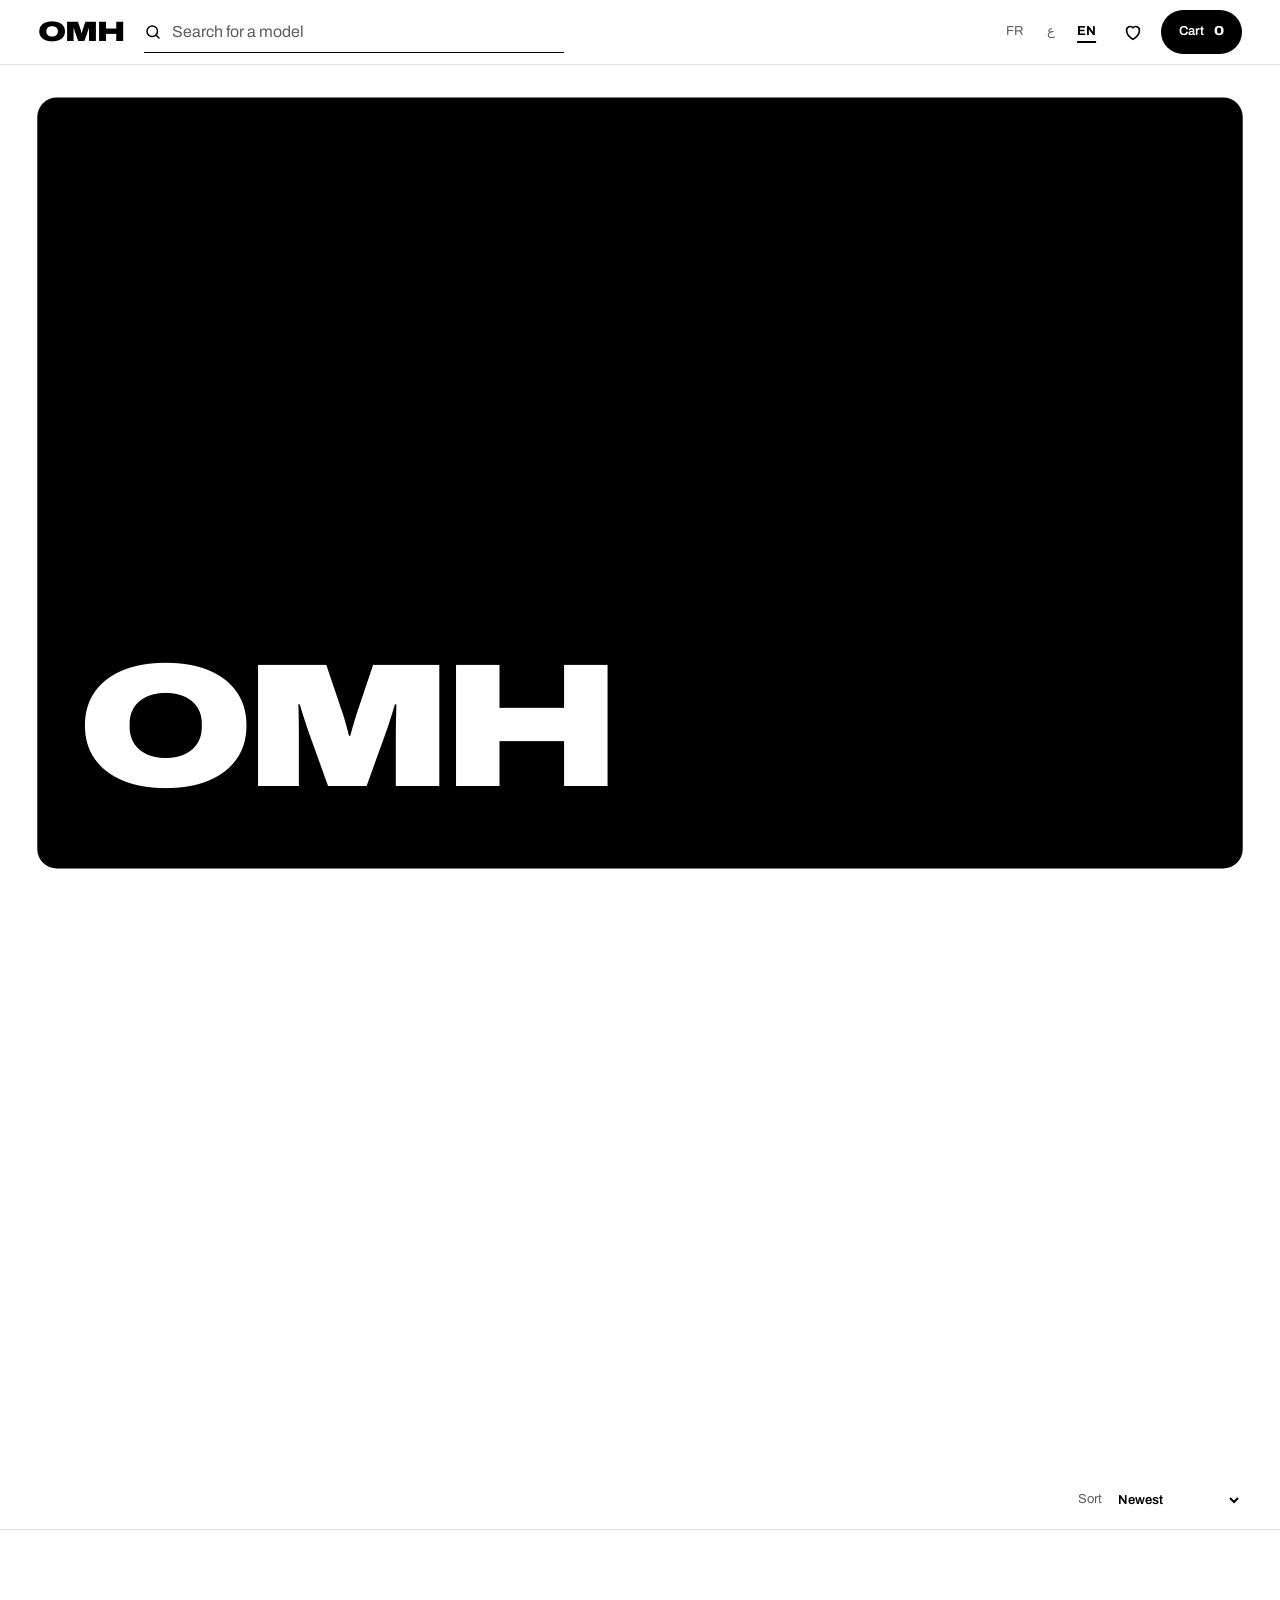
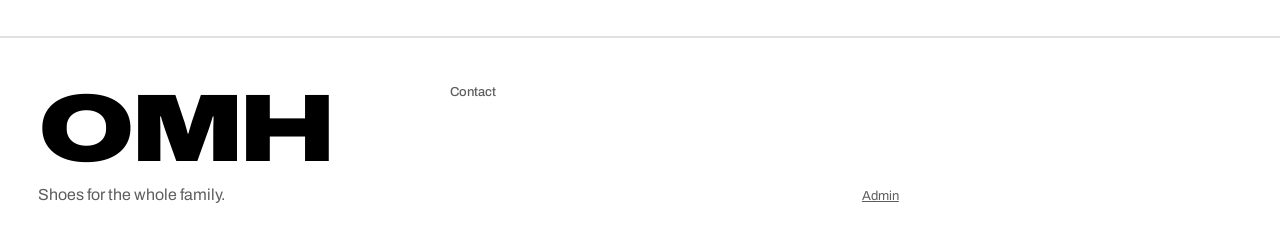
<file: omh-store/index.html>
<!doctype html>
<html lang="fr" dir="ltr">
<head>
<meta charset="utf-8">
<meta name="viewport" content="width=device-width, initial-scale=1, viewport-fit=cover">
<title>OMH Chaussures</title>
<meta name="description" content="OMH, boutique de chaussures au Maroc. Commande sur WhatsApp, paiement à la livraison.">
<link rel="preconnect" href="https://fonts.googleapis.com">
<link rel="preconnect" href="https://fonts.gstatic.com" crossorigin>
<link rel="stylesheet" href="https://fonts.googleapis.com/css2?family=Archivo:wdth,wght@62..125,300..900&family=IBM+Plex+Sans+Arabic:wght@300;400;500;600;700&display=swap">
<link rel="stylesheet" href="css/store.css">
</head>
<body>
<!--OMH-BODY-START-->
<a class="skip" href="#products" data-i18n="skip">Aller aux produits</a>

<p class="announce" id="announce" hidden></p>

<header class="top" id="top">
  <div class="top__inner">
    <a class="logo" href="#" aria-label="OMH">OMH</a>
    <label class="search" for="q">
      <svg viewBox="0 0 24 24" width="18" height="18" aria-hidden="true"><circle cx="11" cy="11" r="7" fill="none" stroke="currentColor" stroke-width="2"/><path d="m20 20-4-4" stroke="currentColor" stroke-width="2" stroke-linecap="round"/></svg>
      <span class="visually-hidden" data-i18n="search">Rechercher</span>
      <input id="q" type="search" autocomplete="off" data-i18n-ph="search">
    </label>
    <div class="top__tools">
      <div class="lang" role="group" aria-label="Langue / اللغة / Language">
        <button type="button" data-lang="fr" lang="fr">FR</button>
        <button type="button" data-lang="ar" lang="ar">ع</button>
        <button type="button" data-lang="en" lang="en">EN</button>
      </div>
      <button type="button" class="icon-btn" id="open-favs" data-i18n-label="favourites">
        <svg viewBox="0 0 24 24" width="22" height="22" aria-hidden="true"><path d="M12 20s-7-4.4-7-10a4 4 0 0 1 7-2.6A4 4 0 0 1 19 10c0 5.6-7 10-7 10Z" fill="none" stroke="currentColor" stroke-width="1.8" stroke-linejoin="round"/></svg>
        <span class="count" id="fav-count" hidden></span>
      </button>
      <button type="button" class="cart-btn" id="open-cart" aria-haspopup="dialog">
        <span data-i18n="cart">Panier</span><span class="cart-btn__n" id="cart-count">0</span>
      </button>
    </div>
  </div>
</header>

<main>
  <section class="hero" id="hero" aria-labelledby="hero-title">
    <div class="hero__frame" id="hero-frame">
      <div class="hero__media" id="hero-media"></div>
      <div class="hero__copy">
        <h1 class="hero__title" id="hero-title">OMH</h1>
        <p class="hero__text" id="hero-text"></p>
      </div>
    </div>
  </section>

  <section class="rayons" id="rayons" aria-labelledby="rayons-title" hidden>
    <h2 class="section-title" id="rayons-title" data-i18n="sections">Rayons</h2>
    <ul class="rayons__list" id="rayons-list"></ul>
  </section>

  <section class="shop" id="products" aria-labelledby="shop-title" tabindex="-1">
    <div class="toolbar" id="toolbar">
      <h2 class="visually-hidden" id="shop-title" data-i18n="all">Tout</h2>
      <div class="views" id="views" role="group"></div>
      <div class="toolbar__right">
        <p class="toolbar__count" id="count" aria-live="polite"></p>
        <label class="sort" for="sort">
          <span data-i18n="sort">Trier</span>
          <select id="sort">
            <option value="new" data-i18n="sortNew"></option>
            <option value="up" data-i18n="sortUp"></option>
            <option value="down" data-i18n="sortDown"></option>
            <option value="rated" data-i18n="sortRated"></option>
          </select>
        </label>
      </div>
    </div>
    <ul class="grid" id="grid"></ul>
    <div class="empty" id="empty" hidden></div>
  </section>

  <section class="voices" id="voices" aria-labelledby="voices-title" hidden>
    <h2 class="section-title" id="voices-title" data-i18n="reviewsTitle">Ce que disent nos clients</h2>
    <ul class="voices__list" id="voices-list"></ul>
  </section>

  <ul class="perks" id="perks"></ul>
</main>

<footer class="foot">
  <div class="foot__brand">
    <span class="foot__logo">OMH</span>
    <p data-i18n="footerLine"></p>
  </div>
  <div class="foot__contact">
    <h2 data-i18n="contact">Contact</h2>
    <p id="foot-phone" class="foot__phone"></p>
    <p id="foot-city"></p>
    <p id="foot-insta"></p>
  </div>
  <p class="foot__admin"><a href="admin.html" data-i18n="admin">Espace admin</a></p>
  <p class="foot__demo" id="demo-note" hidden data-i18n="demo"></p>
</footer>

<dialog class="sheet" id="product" aria-labelledby="p-name">
  <form method="dialog" class="sheet__close"><button class="icon-btn icon-btn--solid" data-i18n-label="close">
    <svg viewBox="0 0 24 24" width="20" height="20" aria-hidden="true"><path d="M6 6l12 12M18 6 6 18" stroke="currentColor" stroke-width="2" stroke-linecap="round"/></svg>
  </button></form>
  <div class="sheet__body" id="product-body"></div>
</dialog>

<dialog class="drawer" id="cart" aria-labelledby="cart-title">
  <div class="drawer__head">
    <h2 id="cart-title" data-i18n="cartTitle">Votre panier</h2>
    <form method="dialog"><button class="icon-btn" data-i18n-label="close">
      <svg viewBox="0 0 24 24" width="20" height="20" aria-hidden="true"><path d="M6 6l12 12M18 6 6 18" stroke="currentColor" stroke-width="2" stroke-linecap="round"/></svg>
    </button></form>
  </div>
  <div class="drawer__body" id="cart-body"></div>
</dialog>

<div class="toast" id="toast" role="status" aria-live="polite"></div>
<!--OMH-BODY-END-->

<script src="vendor/supabase.js"></script>
<script src="js/config.js"></script>
<script src="js/data.js"></script>
<script src="js/i18n.js"></script>
<script src="js/store.js"></script>
</body>
</html>
</file>
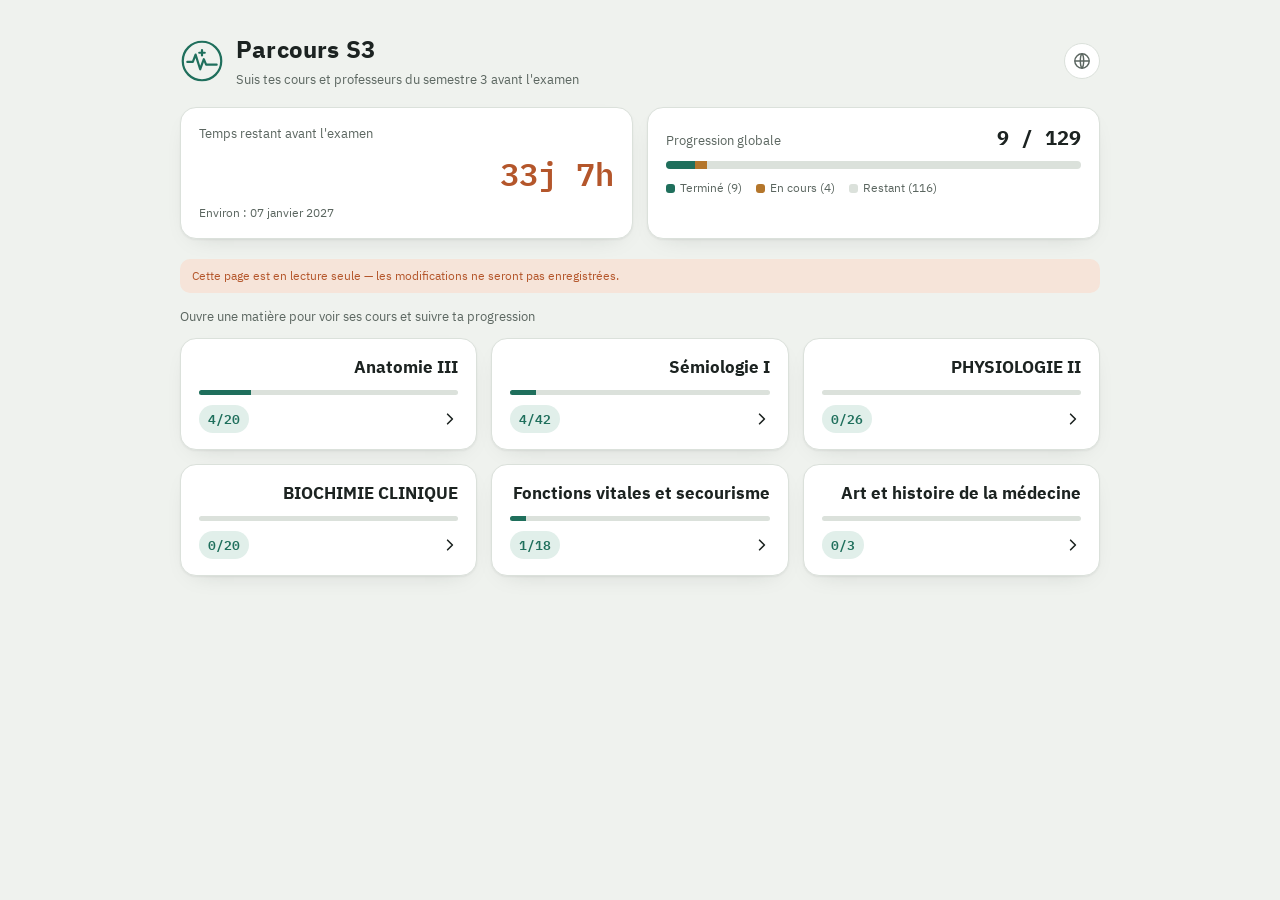
<file: s3-tracker/index.html>
<title>مسار S3</title>
<style id="app-style">
  :root{
    --ink:#1C2321;
    --paper:#EFF2EE;
    --card:#FFFFFF;
    --accent:#1F6F5C;
    --accent-soft:#E1EFEA;
    --amber:#B4762B;
    --amber-soft:#F5EAD9;
    --rust:#B4562B;
    --rust-soft:#F6E4D9;
    --line:#DBE1DB;
    --muted:#5B6660;
    --shadow:0 1px 2px rgba(28,35,33,.06), 0 8px 24px -16px rgba(28,35,33,.25);
  }
  @media (prefers-color-scheme: dark){
    :root:not([data-theme="light"]){
      --ink:#ECEFEA; --paper:#10160F; --card:#19211C;
      --accent:#4FBFA0; --accent-soft:rgba(79,191,160,.14);
      --amber:#E0AE5B; --amber-soft:rgba(224,174,91,.16);
      --rust:#E08A5B; --rust-soft:rgba(224,138,91,.16);
      --line:#28322B; --muted:#93A399;
      --shadow:0 1px 2px rgba(0,0,0,.3), 0 8px 24px -16px rgba(0,0,0,.6);
    }
  }
  :root[data-theme="dark"]{
    --ink:#ECEFEA; --paper:#10160F; --card:#19211C;
    --accent:#4FBFA0; --accent-soft:rgba(79,191,160,.14);
    --amber:#E0AE5B; --amber-soft:rgba(224,174,91,.16);
    --rust:#E08A5B; --rust-soft:rgba(224,138,91,.16);
    --line:#28322B; --muted:#93A399;
    --shadow:0 1px 2px rgba(0,0,0,.3), 0 8px 24px -16px rgba(0,0,0,.6);
  }
  *{box-sizing:border-box;}
  body{
    background:var(--paper); color:var(--ink);
    font-family:'IBM Plex Sans Arabic','Segoe UI',Tahoma,sans-serif;
    padding-inline:16px; padding-block:24px 56px;
  }
  .wrap{max-width:920px;margin:0 auto;}

  .top{display:flex;align-items:center;gap:12px;margin-bottom:18px;}
  .logo{flex:none;width:44px;height:44px;color:var(--accent);}
  h1{font-size:24px;margin:0;font-weight:700;letter-spacing:.2px;text-wrap:balance;}
  .tagline{color:var(--muted);margin:2px 0 0;font-size:13px;}

  .lang-switch{position:relative;margin-inline-start:auto;flex:none;}
  .lang-btn{width:36px;height:36px;border-radius:50%;border:1px solid var(--line);background:var(--card);color:var(--muted);display:flex;align-items:center;justify-content:center;cursor:pointer;padding:0;}
  .lang-btn:hover{color:var(--accent);border-color:var(--accent);}
  .lang-btn svg{width:18px;height:18px;}
  .lang-menu{position:absolute;top:calc(100% + 8px);inset-inline-end:0;background:var(--card);border:1px solid var(--line);border-radius:12px;box-shadow:var(--shadow);padding:4px;display:flex;flex-direction:column;gap:2px;min-width:130px;z-index:10;}
  .lang-item{text-align:start;padding:8px 11px;border-radius:8px;border:none;background:transparent;color:var(--ink);font-size:13px;font-family:inherit;cursor:pointer;}
  .lang-item:hover{background:var(--accent-soft);}
  .lang-item.active{color:var(--accent);font-weight:600;}

  .hero{display:grid;grid-template-columns:repeat(auto-fit,minmax(220px,1fr));gap:14px;margin-bottom:20px;}
  .box{background:var(--card);border:1px solid var(--line);border-radius:16px;padding:16px 18px;box-shadow:var(--shadow);}

  .exam-box{display:flex;flex-direction:column;gap:6px;}
  .exam-label{font-size:12.5px;color:var(--muted);}
  .exam-count{display:flex;align-items:baseline;gap:6px;direction:ltr;justify-content:flex-end;}
  .exam-count b{font-family:'IBM Plex Mono',ui-monospace,monospace;font-size:32px;font-weight:600;color:var(--rust);}
  .exam-count span{font-size:12.5px;color:var(--muted);}
  .exam-date{font-size:12px;color:var(--muted);}

  .overall-box{display:flex;flex-direction:column;gap:10px;}
  .overall-top{display:flex;justify-content:space-between;align-items:baseline;}
  .overall-top b{font-family:'IBM Plex Mono',ui-monospace,monospace;font-size:20px;direction:ltr;}
  .segbar{height:8px;border-radius:999px;background:var(--line);overflow:hidden;display:flex;}
  .segbar i{display:block;height:100%;}
  .legend{display:flex;gap:14px;flex-wrap:wrap;font-size:12px;color:var(--muted);}
  .legend i{display:inline-block;width:9px;height:9px;border-radius:3px;margin-inline-end:5px;vertical-align:middle;}

  .chev-icon{width:16px;height:16px;}
  .chev-forward{transform:none;}
  [dir="rtl"] .chev-forward{transform:scaleX(-1);}
  .chev-back{transform:scaleX(-1);}
  [dir="rtl"] .chev-back{transform:none;}

  .home-hint{color:var(--muted);font-size:12.5px;margin:2px 0 12px;}
  .home-grid{display:grid;grid-template-columns:repeat(auto-fill,minmax(260px,1fr));gap:14px;}
  .module-card{background:var(--card);border:1px solid var(--line);border-radius:16px;padding:16px 18px;box-shadow:var(--shadow);cursor:pointer;display:flex;flex-direction:column;gap:10px;transition:border-color .12s;}
  .module-card:hover{border-color:var(--accent);}
  .module-card:focus-visible{outline:2px solid var(--accent);outline-offset:2px;}
  .module-card-foot{display:flex;justify-content:space-between;align-items:center;}

  .fr-name{font-weight:700;font-size:16.5px;direction:ltr;text-align:right;unicode-bidi:isolate;display:block;}
  .ar-sub{color:var(--muted);font-size:12px;margin-top:1px;}
  .module-frac{font-family:'IBM Plex Mono',ui-monospace,monospace;font-size:12.5px;font-weight:600;direction:ltr;background:var(--accent-soft);color:var(--accent);border-radius:999px;padding:3px 9px;flex:none;white-space:nowrap;}
  .module-bar{height:5px;background:var(--line);border-radius:999px;overflow:hidden;}
  .module-bar i{display:block;height:100%;background:var(--accent);}

  .back-btn{display:inline-flex;align-items:center;gap:6px;background:transparent;border:none;color:var(--muted);font-family:inherit;font-size:13px;cursor:pointer;padding:6px 2px;margin-bottom:12px;}
  .back-btn:hover{color:var(--accent);}
  .module-page-card{background:var(--card);border:1px solid var(--line);border-radius:16px;box-shadow:var(--shadow);padding:18px;}
  .module-page-head{display:flex;justify-content:space-between;align-items:flex-start;gap:10px;margin-bottom:10px;}
  .module-page-head .fr-name{font-size:19px;}
  .module-page-card .module-bar{margin-bottom:6px;}

  .section{margin-top:14px;}
  .section-label{font-size:12.5px;font-weight:600;color:var(--muted);margin:0 0 6px;padding-inline-start:8px;border-inline-start:3px solid var(--accent);}
  .group{margin-bottom:8px;}
  .prof{font-size:12px;color:var(--muted);margin:8px 0 4px;font-weight:500;}

  .course-row{display:flex;align-items:flex-start;gap:6px;}
  .course-main{flex:1;min-width:0;display:flex;align-items:flex-start;gap:10px;padding:6px 4px;border-radius:8px;cursor:pointer;}
  .course-main:hover{background:var(--accent-soft);}
  .status-dot{flex:none;width:22px;height:22px;margin-top:1px;border-radius:50%;border:2px solid var(--line);display:flex;align-items:center;justify-content:center;transition:background .12s,border-color .12s;}
  .status-dot svg{width:12px;height:12px;display:none;}
  .course-row.done .status-dot{background:var(--accent);border-color:var(--accent);}
  .course-row.done .status-dot svg{display:block;stroke:var(--card);}
  .course-row.inprogress .status-dot{border-color:var(--amber);background:var(--amber-soft);}
  .course-row.inprogress .status-dot::after{content:"";width:8px;height:8px;border-radius:50%;background:var(--amber);}
  .course-title{flex:1;font-size:14px;line-height:1.4;padding-top:2px;}
  .course-row.done .course-title{color:var(--muted);text-decoration:line-through;text-decoration-color:var(--line);}
  .course-row.inprogress .course-title{color:var(--ink);font-weight:500;}

  .note-btn{flex:none;width:26px;height:26px;margin-top:1px;border-radius:8px;border:1px solid var(--line);background:transparent;color:var(--muted);display:flex;align-items:center;justify-content:center;cursor:pointer;padding:0;}
  .note-btn svg{width:14px;height:14px;}
  .note-btn:hover{border-color:var(--accent);color:var(--accent);}
  .note-btn.has-note{background:var(--accent-soft);border-color:var(--accent);color:var(--accent);}

  .note-box{margin:2px 0 10px;padding-inline-start:38px;}
  .note-box textarea{width:100%;min-height:58px;border:1px solid var(--line);border-radius:10px;padding:8px 10px;font-family:inherit;font-size:13px;background:var(--paper);color:var(--ink);resize:vertical;}
  .note-box textarea:focus{outline:2px solid var(--accent);outline-offset:1px;}
  .note-box textarea[readonly]{opacity:.7;}

  .files-box{margin:14px 0 4px;padding-top:14px;border-top:1px solid var(--line);}
  .files-head{display:flex;justify-content:space-between;align-items:center;gap:8px;margin-bottom:8px;}
  .files-head span{font-size:12.5px;font-weight:600;color:var(--muted);}
  .add-file-btn{flex:none;font-size:12.5px;font-weight:600;color:var(--accent);background:var(--accent-soft);border:none;border-radius:999px;padding:6px 12px;cursor:pointer;font-family:inherit;}
  .add-file-btn:hover{filter:brightness(.95);}
  .files-list{display:flex;flex-direction:column;gap:6px;}
  .file-chip{display:flex;align-items:center;gap:8px;background:var(--paper);border:1px solid var(--line);border-radius:10px;padding:7px 10px;}
  .file-chip svg{width:16px;height:16px;color:var(--muted);flex:none;}
  .file-link{flex:1;min-width:0;font-size:13px;color:var(--ink);text-decoration:none;overflow:hidden;text-overflow:ellipsis;white-space:nowrap;}
  .file-link:hover{color:var(--accent);text-decoration:underline;}
  .file-remove{flex:none;width:22px;height:22px;border-radius:50%;border:none;background:transparent;color:var(--muted);cursor:pointer;font-size:15px;line-height:1;}
  .file-remove:hover{color:var(--rust);background:var(--rust-soft);}
  .files-empty{font-size:12.5px;color:var(--muted);}
  .file-error{font-size:12px;color:var(--rust);margin-top:6px;}

  .readonly-note{font-size:12px;color:var(--rust);background:var(--rust-soft);border-radius:10px;padding:8px 12px;margin-bottom:14px;}
  footer{margin-top:24px;text-align:center;color:var(--muted);font-size:12px;}
</style>
<link id="app-font" rel="stylesheet" href="https://fonts.googleapis.com/css2?family=IBM+Plex+Sans+Arabic:wght@400;500;600;700&family=IBM+Plex+Mono:wght@500;600&display=swap">

<div class="wrap" id="wrap" dir="rtl" lang="ar">
  <div id="root"></div>
</div>

<script>

function TabibTrackerApp(state){
  var MODULES = [{"fr": "Anatomie III", "ar": "التشريح 3", "sections": [{"label": null, "groups": [{"prof": "Pr.Hammoud", "courses": ["Développement embryonaire du SNC", "La moelle spinale", "Le cerveau", "Le tronc cérébral", "Le cervelet", "Vascularisation de l'encéphale", "Retour Veineux du cerveau"]}, {"prof": "Pr.Alami", "courses": ["Region topographique", "Fascias du cou", "Larynx", "Pharynx", "Muscules du cou", "Region carotidienne \" contenu artérielles, veineuses, neurveux, lymphatiques \"", "Region sus claviculaire \" contenu artérielles, veineuses, neurveux, lymphatiques \"", "Glande thyroïde", "la nuque", "la région parotidienne", "la cavité buccale", "Cavités nasales", "Appareil de vision"]}]}]}, {"fr": "Sémiologie I", "ar": "السيميولوجيا 1", "sections": [{"label": "Sémio de l'appareil locomoteur", "groups": [{"prof": "Pr. Idrissi", "courses": ["Sémiologie de la hanche"]}, {"prof": "Pr. Abid", "courses": ["Généralités sur les fractures", "Sémiologie pied et cheville"]}, {"prof": "Pr. Boutayeb", "courses": ["Examen clinique du genou", "Examen clinique de l'épaule"]}, {"prof": "Pr. Lahrach", "courses": ["Examen clinique du coude"]}]}, {"label": "Sémio Gastro-entérique", "groups": [{"prof": "Pr. Abkari", "courses": ["Sémiologie proctologique", "Diarrhées aigues", "Hémorragies internes"]}, {"prof": "Pr. Lahmidani", "courses": ["Les ascites", "Nausées et vomissements"]}, {"prof": "Pr. El Yousfi", "courses": ["Examen clinique en patho digestive", "Douleurs abdominales d'origine digestive"]}, {"prof": "Pr. El Mekkaoui", "courses": ["Constipation", "Dysphagie"]}, {"prof": "Pr. Bennajeh", "courses": ["Hémorragies digestives", "Le reflux gastro-oesophagien"]}, {"prof": "Pr. Lamsiah", "courses": ["Les hépatomégalies", "Les ictères"]}]}, {"label": "Sémio visérale", "groups": [{"prof": "Pr. Benjelloun", "courses": ["Les péritonites aigues", "Occlusions intestinales aigues"]}, {"prof": "Pr. Souiki", "courses": ["hemoragie interne", "Traumatismes de l'abdomen", "Hernies et éventrations ( 2 cours)"]}]}, {"label": "Sémio cardio-vasculaire", "groups": [{"prof": "Pr. Akoudad", "courses": ["Introduction générale", "Douleur thoracique", "La dyspnée", "La syncope", "Le cathétérisme cardiaque", "Auscultation", "ECG", "L'écho-Doppler cardiaque", "Examen clinique en cardiologie", "La radiographie thoracique en pathologie cardiaque"]}]}, {"label": "Sémio respiratoire", "groups": [{"prof": "Pr. Amara", "courses": ["Sémiologie respiratoire (introduction)", "douleurs thoraciques", "hemoragie interne", "la toux", "Expectoration", "Hemoptysies", "L'examen Physique", "Les grands syndromes"]}]}]}, {"fr": "PHYSIOLOGIE II", "ar": "الفيزيولوجيا 2", "sections": [{"label": "Physiologie Rénale et Milieu Intérieur", "groups": [{"prof": "Pr. El Bardai", "courses": ["Filtration glomurulaire", "Anatomie Microscopique, Histologie et Fonctions des Reins"]}, {"prof": "Pr.Allata", "courses": ["Métabolisme Phospho-Calcique", "Equilibre Acido-Basique", "Métabolisme du Potassium", "Fonctions Endocrines du Rein et Rôle du Rein dans la Régulation de la Pression Artérielle"]}, {"prof": "Pr. Chouhani", "courses": ["Fonctions Tubulaires"]}, {"prof": "Pr. ElBardai", "courses": ["Régulation du Bilan Hydrique", "Bilan du Sodium", "Compartiments Liquidiens - Milieu Intérieur"]}]}, {"label": "Physiologie Neurologique", "groups": [{"prof": "Pr. El Midaoui", "courses": ["Organisation Générale du Système Nerveux", "Physiologie de la Motricité", "Physiologie de la Somesthésie", "Physiologie du Système Nerveux Végétatif"]}, {"prof": "Pr. Belahsen", "courses": ["Système Extra-Pyramidal", "Physiologie du Sommeil", "Physiologie du Cervelet et des Voies Cérébelleuses", "Physiologie de la Mémoire", "Physiologie du Langage"]}]}, {"label": "Physiologie Endocrinienne", "groups": [{"prof": "Pr. Chabir", "courses": ["Endocrinologie Générale", "Physiologie de reproduction", "Pancréas Endocrine", "Corticosurrénales", "Glande ou le Corps Thyroïde", "Hormones Hypothalamo-Hypophysaires", "Métabolisme Phosphocalcique"]}]}]}, {"fr": "BIOCHIMIE CLINIQUE", "ar": "الكيمياء الحيوية السريرية", "sections": [{"label": null, "groups": [{"prof": "Pr. El Boukhrissi", "courses": ["Phase Pré-Analytique et Prélèvement en Biologie Clinique", "Métabolisme de l’Eau et des éléctrolytes", "Exploration Biochimique de l’Equilibre Acido-Basique", "Ionogramme Sanguin", "Exploration Biochimique du Métabolisme Phosphocalcique", "Exploration Biochimique de la Fonction Rénale: Dosage de l'Urée & la Créatinine", "Exploration biochimique du Métabolisme de l’Acide Urique", "Exploration Biochimique du Métabolisme du Fer", "Protéines Plasmatiques", "Exploration Biochimique des Fonctions Hépatiques", "Diabète Sucré", "Biochimie du Liquide Céphalorachidien", "Syndrome Biochimique de l'Infarctus du Myocarde", "Exploration biochimique du métabolisme des lipoprotéines"]}, {"prof": "Pr.Benbella", "courses": ["Exploration de la Médullosurrénale", "Exploration Biochimique de la thyroide", "Exploration biochimique de la grossesse", "Exploration biochimique des testicules", "Exploration biochimique des ovaires", "Exploration Biochimique de la Corticosurrénale"]}]}]}, {"fr": "Fonctions vitales et secourisme", "ar": "الوظائف الحيوية والإسعافات الأولية", "sections": [{"label": "Fonctions Vitales", "groups": [{"prof": "Pr. Boukatta", "courses": ["Transport d'Oxygène", "Physiopathologie des Hypoxies", "Physiopathologie des Etats de Choc"]}, {"prof": "Pr. El Bouazzaoui", "courses": ["Physiopathologie et Prévention des Infections Associées aux Soins"]}, {"prof": "Pr. Derkaoui (Hybride)", "courses": ["Syndrome de Rhabdomyolyse"]}, {"prof": "Pr. Shimi", "courses": ["HTIC", "Physiopathologie de l’asthme aigu grave", "Embolie pulmonaire"]}, {"prof": "Pr. Harandou", "courses": ["Hémostase", "Insuffisance Hépatique Aiguë", "Insuffisance Rénale Aiguë", "Homéostasie du Milieu Intérieur", "Œdème aigu pulmonaire"]}]}, {"label": "Secourisme", "groups": [{"prof": "Pr. Harandou", "courses": ["Arrêt Cardiaque Extra-hopitalier Chez l’Adulte"]}, {"prof": "Pr. El Bouazzaoui", "courses": ["Obstruction Accidentelle des VAS par un Corps Etranger", "Victime Inconsciente qui respire", "Hémorragie Externe", "Evaluation initiale du polytraumatisé"]}]}]}, {"fr": "Art et histoire de la médecine", "ar": "فن وتاريخ الطب", "sections": [{"label": null, "groups": [{"prof": "Pr. Fahmi", "courses": ["Axes"]}, {"prof": "Pr. El Rhazi", "courses": ["Santé Publique"]}, {"prof": "Pr. Benjelloun", "courses": ["تاريخ الطب الاسلامي..."]}]}]}];
  var EXAM_DATE = '2027-01-07T08:00:00';

  var LANGS = {
    ar: {dir:'rtl', label:'العربية', locale:'ar-MA'},
    en: {dir:'ltr', label:'English', locale:'en-US'},
    fr: {dir:'ltr', label:'Français', locale:'fr-FR'}
  };
  var STRINGS = {
    ar: {
      title:'مسار S3', tagline:'تتبع دروس ودكاترة سيميستر 3 قبل الامتحان',
      examLabel:'باقي على الامتحان', examSoon:'وصل الامتحان', examApprox:'تقريبا:', day:'يوم', hour:'ساعة', dayJoin:' و',
      overallLabel:'التقدم العام', done:'خلصتها', inprogress:'كنخدم فيها', todo:'باقي',
      readonly:'هاد الصفحة بصيفة القراءة فقط — التغييرات ماغاديش تتحفظ.',
      footer:'ضغطة وحدة: كنخدم فيها · جوج ضغطات: خلصتها · تالت ضغطة: كترجع باقي',
      langBtn:'اللغة', back:'الرئيسية', homeHint:'دوزي على مادة باش تشوفي الدروس ديالها وتسجلي التقدم',
      openHint:'الدروس والملاحظات', noteBtn:'ملاحظة', notesPlaceholder:'اكتبي ملاحظة على هاد الدرس...',
      filesLabel:'الملفات والدعامات', addFile:'+ إضافة ملف', removeFile:'حذف', filesEmpty:'ماكاينش ملفات بعد — زيدي بوليكوبي أو ديابو ديال المادة',
      uploadError:'تعذر رفع الملف (تأكدي أنه PDF أو صورة)'
    },
    en: {
      title:'S3 Track', tagline:'Track your Semester 3 lectures and professors before the exam',
      examLabel:'Time left until the exam', examSoon:'Exam day is here', examApprox:'Approx.:', day:'d', hour:'h', dayJoin:' ',
      overallLabel:'Overall progress', done:'Done', inprogress:'In progress', todo:'Remaining',
      readonly:'This page is read-only — changes will not be saved.',
      footer:'One tap: in progress · Two taps: done · Three taps: back to remaining',
      langBtn:'Language', back:'Home', homeHint:'Open a subject to see its lectures and log your progress',
      openHint:'Lectures & notes', noteBtn:'Note', notesPlaceholder:'Write a note on this lecture...',
      filesLabel:'Files & materials', addFile:'+ Add file', removeFile:'Remove', filesEmpty:"No files yet — add this subject's handouts or slides",
      uploadError:'Could not upload the file (make sure it is a PDF or an image)'
    },
    fr: {
      title:'Parcours S3', tagline:"Suis tes cours et professeurs du semestre 3 avant l'examen",
      examLabel:"Temps restant avant l'examen", examSoon:"Jour de l'examen", examApprox:'Environ :', day:'j', hour:'h', dayJoin:' ',
      overallLabel:'Progression globale', done:'Terminé', inprogress:'En cours', todo:'Restant',
      readonly:'Cette page est en lecture seule — les modifications ne seront pas enregistrées.',
      footer:'Un clic : en cours · Deux clics : terminé · Trois clics : retour à restant',
      langBtn:'Langue', back:'Accueil', homeHint:'Ouvre une matière pour voir ses cours et suivre ta progression',
      openHint:'Cours & notes', noteBtn:'Note', notesPlaceholder:'Écris une note sur ce cours...',
      filesLabel:'Fichiers & supports', addFile:'+ Ajouter un fichier', removeFile:'Supprimer', filesEmpty:"Aucun fichier pour l'instant — ajoute les polycopiés ou diapos de cette matière",
      uploadError:"Échec de l'envoi du fichier (vérifie que c'est un PDF ou une image)"
    }
  };

  function esc(s){
    return String(s).replace(/[&<>"]/g, function(c){
      return {'&':'&amp;','<':'&lt;','>':'&gt;','"':'&quot;'}[c];
    });
  }

  function courseCount(){ return MODULES.reduce(function(n,m){ return n + m.sections.reduce(function(k,s){ return k + s.groups.reduce(function(j,g){ return j + g.courses.length; },0); },0); },0); }

  function moduleCounts(mi){
    var m = MODULES[mi], done=0, inprog=0, total=0;
    m.sections.forEach(function(s, si){
      s.groups.forEach(function(g, gi){
        g.courses.forEach(function(c, ci){
          total++;
          var id = mi+'_'+si+'_'+gi+'_'+ci;
          var st = state.progress[id];
          if(st==='done') done++;
          else if(st==='inprogress') inprog++;
        });
      });
    });
    return {done:done, inprog:inprog, total:total};
  }

  function overallCounts(){
    var done=0, inprog=0, total=0;
    MODULES.forEach(function(m,mi){
      var c = moduleCounts(mi);
      done += c.done; inprog += c.inprog; total += c.total;
    });
    return {done:done, inprog:inprog, total:total};
  }

  function statusIcon(){
    return '<svg viewBox="0 0 16 16" fill="none"><path d="M3 8.5l3 3 7-7" stroke-width="2" stroke-linecap="round" stroke-linejoin="round"/></svg>';
  }

  function globeIcon(){
    return '<svg viewBox="0 0 20 20" fill="none"><circle cx="10" cy="10" r="8" stroke="currentColor" stroke-width="1.6"/><path d="M2 10h16M10 2c2.5 2.5 2.5 13 0 16M10 2c-2.5 2.5-2.5 13 0 16" stroke="currentColor" stroke-width="1.6"/></svg>';
  }

  function chevIcon(kind){
    return '<svg class="chev-icon chev-'+kind+'" viewBox="0 0 20 20" fill="none"><path d="M7 4l6 6-6 6" stroke="currentColor" stroke-width="2" stroke-linecap="round" stroke-linejoin="round"/></svg>';
  }

  function noteIcon(){
    return '<svg viewBox="0 0 20 20" fill="none"><path d="M3 4h14v9H8l-4 3v-3H3V4z" stroke="currentColor" stroke-width="1.5" stroke-linejoin="round"/></svg>';
  }

  function fileIcon(){
    return '<svg viewBox="0 0 20 20" fill="none"><path d="M6 2.5h5.5L15 6v10.5a1 1 0 0 1-1 1H6a1 1 0 0 1-1-1v-13a1 1 0 0 1 1-1z" stroke="currentColor" stroke-width="1.4" stroke-linejoin="round"/><path d="M11 2.5V6h4" stroke="currentColor" stroke-width="1.4" stroke-linejoin="round"/></svg>';
  }

  function renderCourse(mi, si, gi, ci, title, T){
    var id = mi+'_'+si+'_'+gi+'_'+ci;
    var st = state.progress[id];
    var cls = st==='done' ? ' done' : (st==='inprogress' ? ' inprogress' : '');
    var note = (state.notes && state.notes[id]) || '';
    var noteOpen = !!openNotes[id];
    var hasNote = note.trim().length > 0;
    var row = '' +
      '<div class="course-row'+cls+'">' +
        '<div class="course-main" data-course="'+id+'" role="button" tabindex="0" aria-label="'+esc(title)+'">' +
          '<span class="status-dot">'+statusIcon()+'</span>' +
          '<span class="course-title">'+esc(title)+'</span>' +
        '</div>' +
        '<button type="button" class="note-btn'+(hasNote?' has-note':'')+'" data-note-toggle="'+id+'" aria-label="'+T.noteBtn+'">'+noteIcon()+'</button>' +
      '</div>';
    if(noteOpen){
      row += '<div class="note-box"><textarea data-note-input="'+id+'" placeholder="'+esc(T.notesPlaceholder)+'"'+(state.readonly?' readonly':'')+'>'+esc(note)+'</textarea></div>';
    }
    return row;
  }

  function renderModuleBody(mi, T){
    var m = MODULES[mi];
    return m.sections.map(function(s, si){
      var groups = s.groups.map(function(g, gi){
        var courses = g.courses.map(function(title, ci){ return renderCourse(mi, si, gi, ci, title, T); }).join('');
        var profLine = g.prof ? '<div class="prof">'+esc(g.prof)+'</div>' : '';
        return '<div class="group">'+profLine+courses+'</div>';
      }).join('');
      var label = s.label ? '<div class="section-label">'+esc(s.label)+'</div>' : '';
      return '<div class="section">'+label+groups+'</div>';
    }).join('');
  }

  function renderHome(T, lang){
    var cards = MODULES.map(function(m, mi){
      var c = moduleCounts(mi);
      var pct = c.total ? Math.round(c.done/c.total*100) : 0;
      return '' +
        '<div class="module-card" data-open-module="'+mi+'" role="button" tabindex="0" aria-label="'+esc(m.fr)+'">' +
          '<div>' +
            '<span class="fr-name">'+esc(m.fr)+'</span>' +
            (lang==='ar' ? '<div class="ar-sub">'+esc(m.ar)+'</div>' : '') +
          '</div>' +
          '<div class="module-bar"><i style="width:'+pct+'%"></i></div>' +
          '<div class="module-card-foot">' +
            '<span class="module-frac">'+c.done+'/'+c.total+'</span>' +
            chevIcon('forward') +
          '</div>' +
        '</div>';
    }).join('');
    return '<p class="home-hint">'+T.homeHint+'</p><div class="home-grid">'+cards+'</div>';
  }

  function renderFilesBox(mi, T){
    var files = (state.files && state.files[mi]) || [];
    var list = files.length ? (
      '<div class="files-list">' +
      files.map(function(f){
        return '<div class="file-chip">' + fileIcon() +
          '<a class="file-link" href="'+esc(f.url)+'" target="_blank" rel="noopener">'+esc(f.name)+'</a>' +
          (state.readonly ? '' : '<button type="button" class="file-remove" data-remove-file="'+mi+'|'+f.id+'" aria-label="'+T.removeFile+'">×</button>') +
        '</div>';
      }).join('') +
      '</div>'
    ) : '<div class="files-empty">'+T.filesEmpty+'</div>';
    var err = fileErrors[mi] ? '<div class="file-error">'+esc(fileErrors[mi])+'</div>' : '';
    return '' +
      '<div class="files-box">' +
        '<div class="files-head">' +
          '<span>'+T.filesLabel+'</span>' +
          (state.readonly ? '' : (
            '<button type="button" class="add-file-btn" data-add-file="'+mi+'">'+T.addFile+'</button>' +
            '<input type="file" class="file-input" data-file-input="'+mi+'" style="display:none" accept=".pdf,image/*">'
          )) +
        '</div>' +
        list + err +
      '</div>';
  }

  function renderModulePage(mi, T, lang){
    var m = MODULES[mi];
    var c = moduleCounts(mi);
    var pct = c.total ? Math.round(c.done/c.total*100) : 0;
    return '' +
      '<button type="button" class="back-btn" data-go-home>'+chevIcon('back')+T.back+'</button>' +
      '<div class="module-page-card">' +
        '<div class="module-page-head">' +
          '<div>' +
            '<span class="fr-name">'+esc(m.fr)+'</span>' +
            (lang==='ar' ? '<div class="ar-sub">'+esc(m.ar)+'</div>' : '') +
          '</div>' +
          '<span class="module-frac">'+c.done+'/'+c.total+'</span>' +
        '</div>' +
        '<div class="module-bar"><i style="width:'+pct+'%"></i></div>' +
        renderFilesBox(mi, T) +
        renderModuleBody(mi, T) +
      '</div>' +
      '<footer>'+T.footer+'</footer>';
  }

  function formatCountdown(d, h, T, lang){
    if(lang==='ar') return d+' '+T.day+T.dayJoin+h+' '+T.hour;
    return d+T.day+' '+h+T.hour;
  }

  function renderApp(){
    var lang = state.lang || 'ar';
    var T = STRINGS[lang];

    var langMenu = langMenuOpen ? (
      '<div class="lang-menu" role="menu">' +
      ['ar','en','fr'].map(function(code){
        return '<button type="button" class="lang-item'+(code===lang?' active':'')+'" data-lang="'+code+'" role="menuitem">'+LANGS[code].label+'</button>';
      }).join('') +
      '</div>'
    ) : '';

    var topHtml = '' +
      '<div class="top">' +
        '<svg class="logo" viewBox="0 0 48 48" fill="none" xmlns="http://www.w3.org/2000/svg">' +
          '<circle cx="24" cy="24" r="21" stroke="currentColor" stroke-width="2.4"/>' +
          '<path d="M8 25h6l3-8 5 16 4-11 2.5 6H40" stroke="currentColor" stroke-width="2.4" stroke-linecap="round" stroke-linejoin="round"/>' +
          '<path d="M24 12v6M21 15h6" stroke="currentColor" stroke-width="2.4" stroke-linecap="round"/>' +
        '</svg>' +
        '<div>' +
          '<h1>'+T.title+'</h1>' +
          '<p class="tagline">'+T.tagline+'</p>' +
        '</div>' +
        '<div class="lang-switch">' +
          '<button type="button" class="lang-btn" data-toggle-lang aria-label="'+T.langBtn+'" aria-expanded="'+(langMenuOpen?'true':'false')+'">'+globeIcon()+'</button>' +
          langMenu +
        '</div>' +
      '</div>';

    var readonlyHtml = state.readonly ? '<div class="readonly-note">'+T.readonly+'</div>' : '';

    if(view === 'module' && activeModule != null){
      return topHtml + readonlyHtml + renderModulePage(activeModule, T, lang);
    }

    var total = courseCount();
    var oc = overallCounts();
    var donePct = Math.round(oc.done/total*100);
    var progPct = Math.round(oc.inprog/total*100);
    var todo = total - oc.done - oc.inprog;

    var now = new Date();
    var exam = new Date(EXAM_DATE);
    var diffMs = exam - now;
    var d = Math.max(0, Math.floor(diffMs/86400000));
    var h = Math.max(0, Math.floor((diffMs%86400000)/3600000));
    var examLabel = diffMs <= 0 ? T.examSoon : formatCountdown(d, h, T, lang);
    var examDateFmt = exam.toLocaleDateString(LANGS[lang].locale, {day:'2-digit', month:'long', year:'numeric'});

    var heroHtml = '' +
      '<div class="hero">' +
        '<div class="box exam-box">' +
          '<span class="exam-label">'+T.examLabel+'</span>' +
          '<div class="exam-count"><b>'+examLabel+'</b></div>' +
          '<span class="exam-date">'+T.examApprox+' '+examDateFmt+'</span>' +
        '</div>' +
        '<div class="box overall-box">' +
          '<div class="overall-top"><span class="exam-label">'+T.overallLabel+'</span><b>'+oc.done+' / '+total+'</b></div>' +
          '<div class="segbar"><i style="width:'+donePct+'%;background:var(--accent)"></i><i style="width:'+progPct+'%;background:var(--amber)"></i></div>' +
          '<div class="legend"><span><i style="background:var(--accent)"></i>'+T.done+' ('+oc.done+')</span><span><i style="background:var(--amber)"></i>'+T.inprogress+' ('+oc.inprog+')</span><span><i style="background:var(--line)"></i>'+T.todo+' ('+todo+')</span></div>' +
        '</div>' +
      '</div>';

    return topHtml + heroHtml + readonlyHtml + renderHome(T, lang);
  }

  function buildDocument(pureState){
    var appSrc = TabibTrackerApp.toString();
    var lang = pureState.lang || 'ar';
    var dir = LANGS[lang].dir;
    return '<!doctype html>\n' +
      '<html lang="'+lang+'" dir="'+dir+'">\n' +
      '<head>\n' +
        '<meta charset="utf-8">\n' +
        '<meta name="viewport" content="width=device-width, initial-scale=1, viewport-fit=cover">\n' +
        '<title>'+STRINGS[lang].title+'</title>\n' +
        document.getElementById('app-style').outerHTML + '\n' +
        document.getElementById('app-font').outerHTML + '\n' +
      '</head>\n' +
      '<body>\n' +
        '<div class="wrap" id="wrap" dir="'+dir+'" lang="'+lang+'"><div id="root"></div></div>\n' +
        '<script>(' + appSrc + ')(' + JSON.stringify(pureState) + ');<' + '/script>\n' +
      '</body>\n' +
      '</html>';
  }

  var root = document.getElementById('root');
  var wrapEl = document.getElementById('wrap');
  var debounceTimer = null;
  var artifactApi = null;
  var assetsApi = null;

  var langMenuOpen = false;
  var openNotes = {};
  var view = 'home';
  var activeModule = null;
  var audioCtx = null;
  var fileErrors = {};

  function playTick(){
    try{
      var AC = window.AudioContext || window.webkitAudioContext;
      if(!AC) return;
      if(!audioCtx) audioCtx = new AC();
      if(audioCtx.state === 'suspended') audioCtx.resume();
      var t = audioCtx.currentTime;
      var osc = audioCtx.createOscillator();
      var gain = audioCtx.createGain();
      osc.type = 'sine';
      osc.frequency.setValueAtTime(680, t);
      osc.frequency.exponentialRampToValueAtTime(400, t + 0.08);
      gain.gain.setValueAtTime(0.0001, t);
      gain.gain.exponentialRampToValueAtTime(0.16, t + 0.008);
      gain.gain.exponentialRampToValueAtTime(0.0001, t + 0.1);
      osc.connect(gain).connect(audioCtx.destination);
      osc.start(t);
      osc.stop(t + 0.12);
    } catch(e){}
  }

  function pureState(){
    return {progress: state.progress, notes: state.notes, files: state.files, lang: state.lang || 'ar'};
  }

  function applyDir(){
    var lang = state.lang || 'ar';
    var dir = LANGS[lang].dir;
    if(wrapEl){ wrapEl.setAttribute('dir', dir); wrapEl.setAttribute('lang', lang); }
    if(document.documentElement){ document.documentElement.setAttribute('dir', dir); document.documentElement.setAttribute('lang', lang); }
  }

  function paint(){
    applyDir();
    root.innerHTML = renderApp();
  }

  function schedulePublish(){
    if(debounceTimer) clearTimeout(debounceTimer);
    debounceTimer = setTimeout(doPublish, 500);
  }

  function doPublish(){
    if(!artifactApi) return;
    artifactApi.publish(buildDocument(pureState())).catch(function(){ /* conflict: view reloads to winner */ });
  }

  function cycleStatus(id){
    if(!state.progress) state.progress = {};
    var cur = state.progress[id];
    var next = cur==='done' ? undefined : (cur==='inprogress' ? 'done' : 'inprogress');
    if(next===undefined) delete state.progress[id]; else state.progress[id] = next;
  }

  root.addEventListener('click', function(e){
    if(langMenuOpen && !e.target.closest('.lang-switch')){
      langMenuOpen = false;
      paint();
    }

    var toggleLangEl = e.target.closest('[data-toggle-lang]');
    if(toggleLangEl){
      playTick();
      langMenuOpen = !langMenuOpen;
      paint();
      return;
    }
    var langItemEl = e.target.closest('[data-lang]');
    if(langItemEl){
      playTick();
      state.lang = langItemEl.getAttribute('data-lang');
      langMenuOpen = false;
      paint();
      schedulePublish();
      return;
    }

    var openModuleEl = e.target.closest('[data-open-module]');
    if(openModuleEl){
      playTick();
      activeModule = parseInt(openModuleEl.getAttribute('data-open-module'), 10);
      view = 'module';
      paint();
      window.scrollTo(0,0);
      return;
    }
    var goHomeEl = e.target.closest('[data-go-home]');
    if(goHomeEl){
      playTick();
      view = 'home';
      activeModule = null;
      paint();
      window.scrollTo(0,0);
      return;
    }

    var noteToggleEl = e.target.closest('[data-note-toggle]');
    if(noteToggleEl){
      playTick();
      var nid = noteToggleEl.getAttribute('data-note-toggle');
      openNotes[nid] = !openNotes[nid];
      paint();
      return;
    }

    var addFileEl = e.target.closest('[data-add-file]');
    if(addFileEl){
      if(state.readonly) return;
      playTick();
      var miAdd = addFileEl.getAttribute('data-add-file');
      var inputEl = root.querySelector('[data-file-input="'+miAdd+'"]');
      if(inputEl) inputEl.click();
      return;
    }

    var removeFileEl = e.target.closest('[data-remove-file]');
    if(removeFileEl){
      if(state.readonly) return;
      playTick();
      var parts = removeFileEl.getAttribute('data-remove-file').split('|');
      var miDel = parts[0], fidDel = parts[1];
      if(assetsApi) assetsApi.delete(fidDel).catch(function(){});
      if(state.files && state.files[miDel]){
        state.files[miDel] = state.files[miDel].filter(function(f){ return f.id !== fidDel; });
      }
      paint();
      doPublish();
      return;
    }

    var courseEl = e.target.closest('[data-course]');
    if(courseEl){
      if(state.readonly) return;
      playTick();
      cycleStatus(courseEl.getAttribute('data-course'));
      paint();
      schedulePublish();
      return;
    }
  });

  root.addEventListener('keydown', function(e){
    if(e.key!=='Enter' && e.key!==' ') return;
    var courseEl = e.target.closest('[data-course]');
    var openModuleEl = e.target.closest('[data-open-module]');
    if(courseEl){
      e.preventDefault();
      if(state.readonly) return;
      playTick();
      cycleStatus(courseEl.getAttribute('data-course'));
      paint();
      schedulePublish();
    } else if(openModuleEl){
      e.preventDefault();
      playTick();
      activeModule = parseInt(openModuleEl.getAttribute('data-open-module'), 10);
      view = 'module';
      paint();
      window.scrollTo(0,0);
    }
  });

  root.addEventListener('input', function(e){
    var noteEl = e.target.closest('[data-note-input]');
    if(!noteEl || state.readonly) return;
    if(!state.notes) state.notes = {};
    state.notes[noteEl.getAttribute('data-note-input')] = noteEl.value;
    schedulePublish();
  });

  root.addEventListener('blur', function(e){
    var noteEl = e.target.closest && e.target.closest('[data-note-input]');
    if(!noteEl || state.readonly) return;
    doPublish();
  }, true);

  root.addEventListener('change', function(e){
    var inputEl = e.target.closest('[data-file-input]');
    if(!inputEl) return;
    var miUp = inputEl.getAttribute('data-file-input');
    var file = inputEl.files && inputEl.files[0];
    inputEl.value = '';
    if(!file || !assetsApi || state.readonly) return;
    fileErrors[miUp] = null;
    assetsApi.upload(file).then(function(res){
      if(!state.files) state.files = {};
      if(!state.files[miUp]) state.files[miUp] = [];
      state.files[miUp].push({id: res.id, url: res.url, name: file.name});
      paint();
      doPublish();
    }).catch(function(){
      fileErrors[miUp] = STRINGS[state.lang || 'ar'].uploadError;
      paint();
    });
  });

  paint();
  setInterval(paint, 60000);

  if(window.claude && typeof window.claude.use === 'function'){
    Promise.all([window.claude.use('artifact'), window.claude.use('assets')]).then(function(apis){
      artifactApi = apis[0];
      assetsApi = apis[1];
      if(!artifactApi){ state.readonly = true; }
      paint();
    }).catch(function(){ state.readonly = true; paint(); });
  } else {
    state.readonly = true; paint();
  }
}

TabibTrackerApp({"progress": {"0_0_0_0": "inprogress", "0_0_1_0": "done", "0_0_1_1": "done", "0_0_1_2": "done", "0_0_1_3": "done", "1_0_3_0": "done", "1_1_0_0": "done", "1_1_2_0": "done", "1_3_0_0": "done", "1_3_0_1": "inprogress", "2_0_0_1": "inprogress", "3_0_0_1": "inprogress", "4_1_0_0": "done"}, "notes": {}, "files": {}, "lang": "fr"});
</script>
</file>
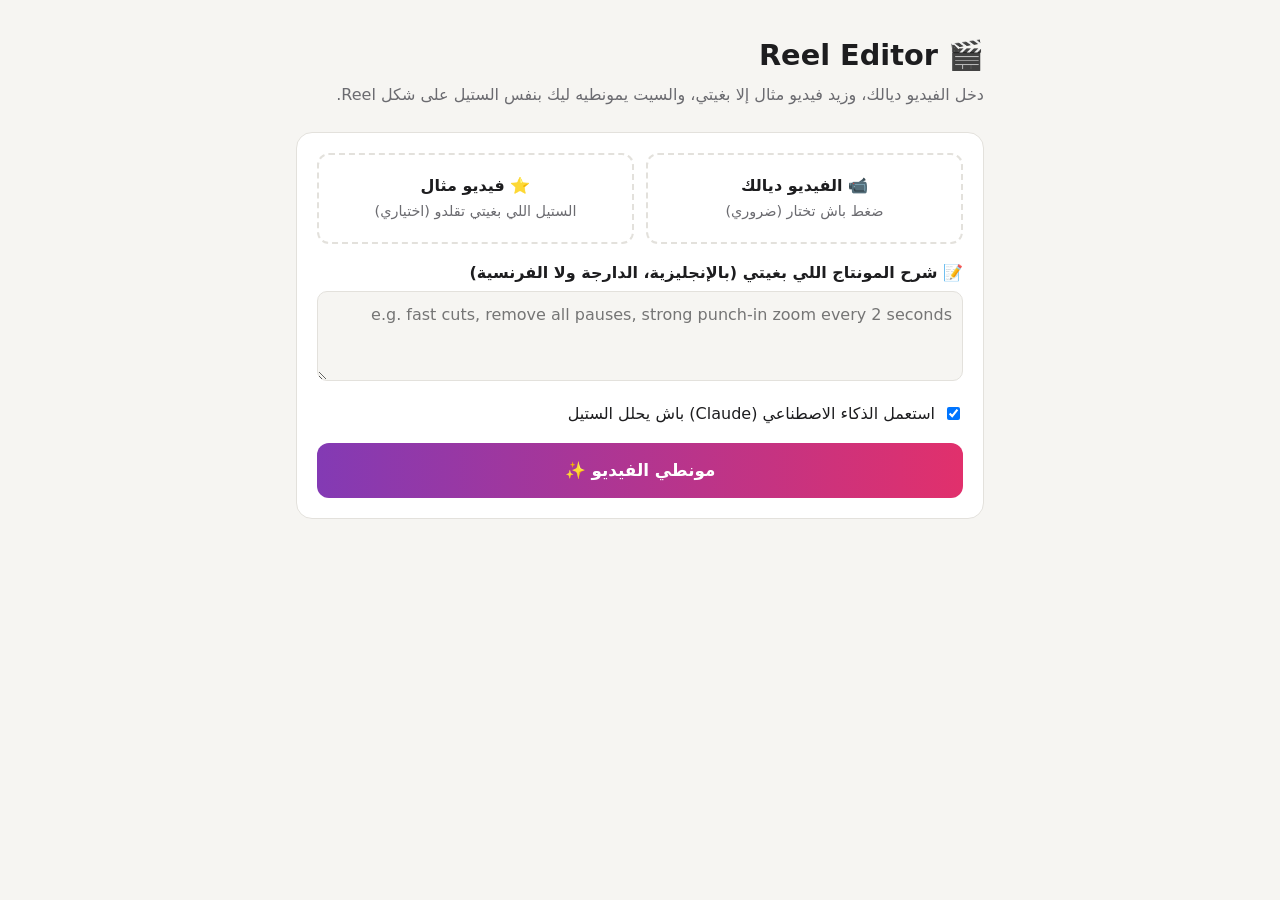
<file: reel-editor/static/index.html>
<!DOCTYPE html>
<html lang="ar" dir="rtl">
<head>
<meta charset="utf-8">
<meta name="viewport" content="width=device-width, initial-scale=1">
<title>Reel Editor</title>
<style>
  :root {
    --bg: #f6f5f2; --card: #ffffff; --text: #1d1d1f; --muted: #6b6b70;
    --border: #e3e1dc; --accent: #e1306c; --accent-2: #833ab4; --ok: #1f9d55; --err: #c62828;
  }
  @media (prefers-color-scheme: dark) {
    :root {
      --bg: #121214; --card: #1c1c1f; --text: #f2f2f3; --muted: #a0a0a6;
      --border: #2e2e33; --ok: #4ade80; --err: #f87171;
    }
  }
  * { box-sizing: border-box; }
  body {
    margin: 0; background: var(--bg); color: var(--text);
    font-family: system-ui, -apple-system, "Segoe UI", Tahoma, sans-serif; line-height: 1.6;
  }
  main { max-width: 720px; margin: 0 auto; padding: 32px 16px 64px; }
  h1 { margin: 0 0 4px; font-size: 1.8rem; }
  .sub { color: var(--muted); margin: 0 0 24px; }
  .card {
    background: var(--card); border: 1px solid var(--border); border-radius: 16px;
    padding: 20px; margin-bottom: 16px;
  }
  .drop {
    display: block; border: 2px dashed var(--border); border-radius: 12px; padding: 18px;
    text-align: center; cursor: pointer; transition: border-color .15s;
  }
  .drop:hover, .drop.has-file { border-color: var(--accent); }
  .drop input { display: none; }
  .drop strong { display: block; }
  .drop span { color: var(--muted); font-size: .9rem; word-break: break-all; }
  .grid { display: grid; grid-template-columns: 1fr 1fr; gap: 12px; }
  @media (max-width: 560px) { .grid { grid-template-columns: 1fr; } }
  label.title { display: block; font-weight: 600; margin: 16px 0 6px; }
  textarea {
    width: 100%; min-height: 90px; padding: 10px; border-radius: 10px; resize: vertical;
    border: 1px solid var(--border); background: var(--bg); color: var(--text); font: inherit;
  }
  .row { display: flex; align-items: center; gap: 8px; margin-top: 12px; }
  button {
    width: 100%; margin-top: 16px; padding: 14px; border: 0; border-radius: 12px; cursor: pointer;
    font: inherit; font-weight: 700; font-size: 1.05rem; color: #fff;
    background: linear-gradient(90deg, var(--accent-2), var(--accent));
  }
  button:disabled { opacity: .5; cursor: not-allowed; }
  .bar { height: 10px; background: var(--border); border-radius: 99px; overflow: hidden; margin: 12px 0 6px; }
  .bar div { height: 100%; width: 0; background: linear-gradient(90deg, var(--accent-2), var(--accent)); transition: width .3s; }
  .muted { color: var(--muted); font-size: .9rem; }
  .err { color: var(--err); white-space: pre-wrap; direction: ltr; text-align: left; font-size: .85rem; }
  .warn { color: var(--muted); font-size: .85rem; direction: ltr; text-align: left; }
  video { width: 100%; max-height: 70vh; border-radius: 12px; background: #000; }
  .stats { display: flex; flex-wrap: wrap; gap: 8px; margin: 12px 0; }
  .pill { border: 1px solid var(--border); border-radius: 99px; padding: 2px 12px; font-size: .9rem; }
  a.dl {
    display: block; text-align: center; margin-top: 12px; padding: 12px; border-radius: 12px;
    background: var(--ok); color: #fff; text-decoration: none; font-weight: 700;
  }
  [hidden] { display: none !important; }
</style>
</head>
<body>
<main>
  <h1>🎬 Reel Editor</h1>
  <p class="sub">دخل الفيديو ديالك، وزيد فيديو مثال إلا بغيتي، والسيت يمونطيه ليك بنفس الستيل على شكل Reel.</p>

  <form id="form" class="card">
    <div class="grid">
      <label class="drop" id="drop-video">
        <input type="file" name="video" accept="video/*" required>
        <strong>📹 الفيديو ديالك</strong>
        <span>ضغط باش تختار (ضروري)</span>
      </label>
      <label class="drop" id="drop-ref">
        <input type="file" name="reference" accept="video/*">
        <strong>⭐ فيديو مثال</strong>
        <span>الستيل اللي بغيتي تقلدو (اختياري)</span>
      </label>
    </div>

    <label class="title" for="notes">📝 شرح المونتاج اللي بغيتي (بالإنجليزية، الدارجة ولا الفرنسية)</label>
    <textarea id="notes" name="notes" placeholder="e.g. fast cuts, remove all pauses, strong punch-in zoom every 2 seconds"></textarea>

    <div class="row">
      <input type="checkbox" id="use_ai" checked>
      <label for="use_ai">استعمل الذكاء الاصطناعي (Claude) باش يحلل الستيل</label>
    </div>

    <button type="submit" id="go">مونطي الفيديو ✨</button>
  </form>

  <section id="progress" class="card" hidden>
    <strong id="msg">كنرفعو الفيديو...</strong>
    <div class="bar"><div id="fill"></div></div>
    <div class="muted" id="pct">0%</div>
    <div class="err" id="error" hidden></div>
  </section>

  <section id="result" class="card" hidden>
    <strong>✅ الفيديو واجد</strong>
    <p id="summary"></p>
    <div class="stats" id="stats"></div>
    <p class="warn" id="warning" hidden></p>
    <video id="player" controls playsinline></video>
    <a class="dl" id="download" href="#">⬇️ تحميل الفيديو</a>
  </section>
</main>

<script>
  const $ = (id) => document.getElementById(id);

  for (const id of ["drop-video", "drop-ref"]) {
    const box = $(id), input = box.querySelector("input");
    input.addEventListener("change", () => {
      const f = input.files[0];
      box.classList.toggle("has-file", !!f);
      if (f) box.querySelector("span").textContent = `${f.name} · ${(f.size / 1e6).toFixed(1)} MB`;
    });
  }

  function setProgress(value, message) {
    $("fill").style.width = `${Math.round(value * 100)}%`;
    $("pct").textContent = `${Math.round(value * 100)}%`;
    if (message) $("msg").textContent = message;
  }

  function showError(text) {
    $("error").hidden = false;
    $("error").textContent = text;
    $("go").disabled = false;
  }

  $("form").addEventListener("submit", (e) => {
    e.preventDefault();
    const data = new FormData($("form"));
    data.set("use_ai", $("use_ai").checked ? "true" : "false");
    if (!data.get("reference")?.size) data.delete("reference");

    $("go").disabled = true;
    $("result").hidden = true;
    $("progress").hidden = false;
    $("error").hidden = true;
    setProgress(0, "كنرفعو الفيديو...");

    // XHR (not fetch) so we can show upload progress for big files.
    const xhr = new XMLHttpRequest();
    xhr.open("POST", "/api/edit");
    xhr.upload.onprogress = (ev) => {
      if (ev.lengthComputable) setProgress(ev.loaded / ev.total * 0.2, "كنرفعو الفيديو...");
    };
    xhr.onload = () => {
      if (xhr.status !== 200) return showError(`Upload failed (${xhr.status}): ${xhr.responseText}`);
      poll(JSON.parse(xhr.responseText).job_id);
    };
    xhr.onerror = () => showError("Upload failed: network error");
    xhr.send(data);
  });

  async function poll(jobId) {
    let job;
    try {
      job = await (await fetch(`/api/jobs/${jobId}`)).json();
    } catch {
      return setTimeout(() => poll(jobId), 2000);
    }
    // Upload used the first 20% of the bar; processing fills the rest.
    setProgress(0.2 + job.progress * 0.8, job.message);
    if (job.status === "running") return setTimeout(() => poll(jobId), 1000);
    if (job.status === "error") return showError(job.error);
    showResult(jobId, job);
  }

  function showResult(jobId, job) {
    $("go").disabled = false;
    $("result").hidden = false;
    $("summary").textContent = job.plan.summary;
    const p = job.plan, s = job.stats;
    const zoom = { punch: "زوم متناوب", slow: "زوم بشوية", none: "بلا زوم" }[p.zoom_style];
    const pills = [
      p.source === "ai" ? "🤖 AI" : "⚙️ Auto",
      `${s.original_duration}s ← ${s.final_duration}s`,
      `${s.shots} لقطة`,
      `قطعة كل ~${p.shot_length.toFixed(1)}s`,
      `${zoom} ×${p.zoom_amount.toFixed(2)}`,
      p.remove_silences ? "بلا سكوت" : "السكوت خلّيناه",
    ];
    $("stats").replaceChildren(...pills.map((t) => {
      const el = document.createElement("span");
      el.className = "pill";
      el.textContent = t;
      return el;
    }));
    $("warning").hidden = !job.warning;
    $("warning").textContent = job.warning || "";
    $("player").src = `/api/jobs/${jobId}/video?t=${Date.now()}`;
    $("download").href = `/api/jobs/${jobId}/video?download=true`;
    $("result").scrollIntoView({ behavior: "smooth" });
  }
</script>
</body>
</html>
</file>
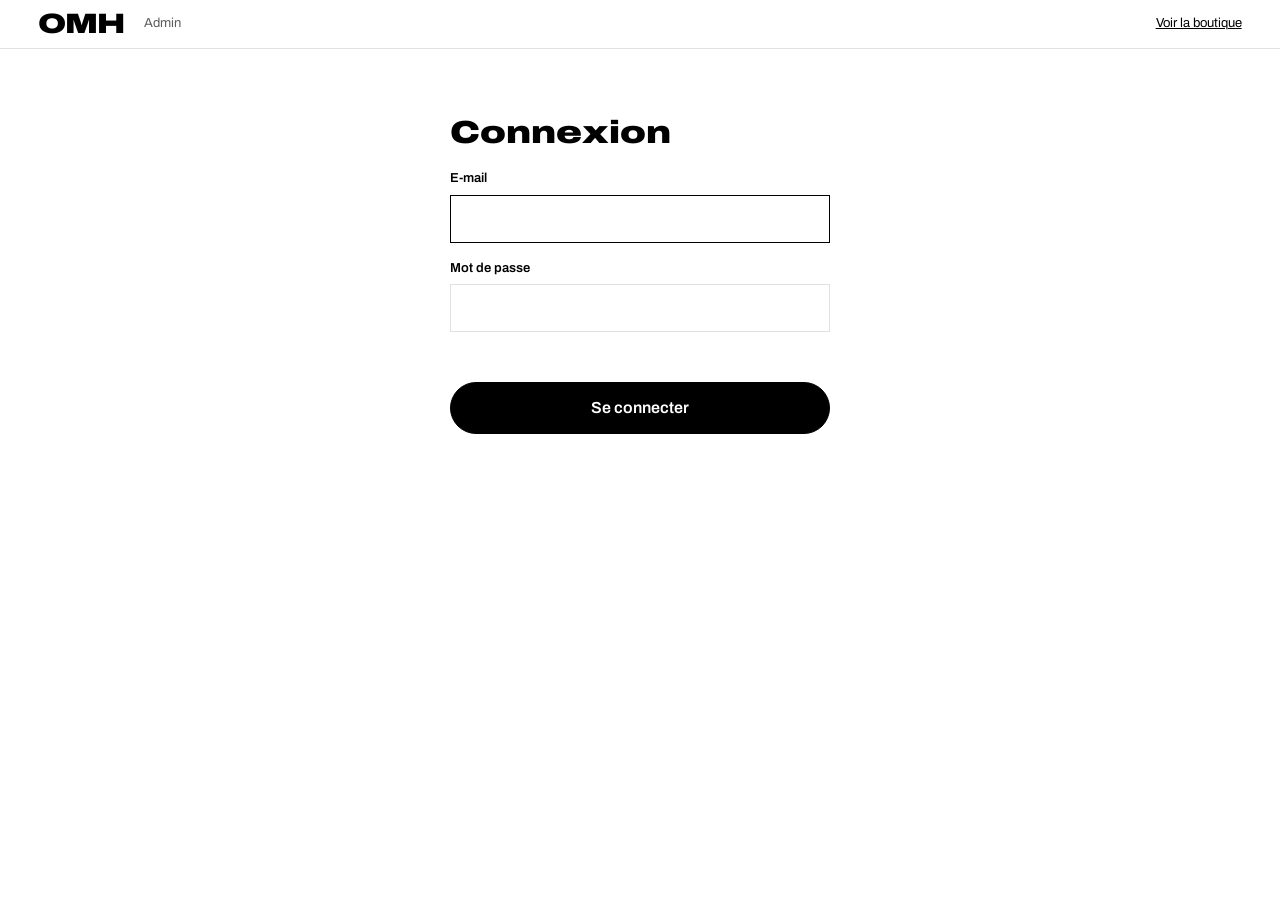
<file: omh-store/admin.html>
<!doctype html>
<html lang="fr" dir="ltr">
<head>
<meta charset="utf-8">
<meta name="viewport" content="width=device-width, initial-scale=1, viewport-fit=cover">
<title>OMH Admin</title>
<meta name="robots" content="noindex">
<link rel="preconnect" href="https://fonts.googleapis.com">
<link rel="preconnect" href="https://fonts.gstatic.com" crossorigin>
<link rel="stylesheet" href="https://fonts.googleapis.com/css2?family=Archivo:wdth,wght@62..125,300..900&family=IBM+Plex+Sans+Arabic:wght@300;400;500;600;700&display=swap">
<link rel="stylesheet" href="css/store.css">
<link rel="stylesheet" href="css/admin.css">
</head>
<body>
<header class="a-top">
  <a class="logo" href="index.html">OMH</a>
  <span class="a-top__label">Admin</span>
  <nav class="a-tabs" id="tabs" aria-label="Sections de l'admin">
    <button type="button" data-tab="products">Produits</button>
    <button type="button" data-tab="categories">Rayons</button>
    <button type="button" data-tab="orders">Commandes <span class="count-pill" id="new-orders" hidden></span></button>
    <button type="button" data-tab="reviews">Avis</button>
    <button type="button" data-tab="settings">Réglages</button>
  </nav>
  <div class="a-top__right">
    <a href="index.html" target="_blank" rel="noopener">Voir la boutique</a>
    <button type="button" class="link-btn" id="logout" hidden>Se déconnecter</button>
  </div>
</header>

<p class="a-demo" id="demo" hidden>Mode démo : tout ce que vous ajoutez reste dans ce navigateur. Branchez Supabase (voir README) pour que vos clients voient vos produits.</p>

<main class="a-main" id="main">
  <section class="a-login" id="login" hidden>
    <h1>Connexion</h1>
    <form id="login-form" class="a-form" novalidate>
      <label class="field" for="l-email">E-mail<input id="l-email" type="email" autocomplete="username" required></label>
      <label class="field" for="l-pass">Mot de passe<input id="l-pass" type="password" autocomplete="current-password" required></label>
      <p class="hint hint--error" id="login-error" role="alert"></p>
      <button class="btn" type="submit">Se connecter</button>
    </form>
  </section>
  <div id="view"></div>
</main>

<dialog class="a-dialog" id="editor" aria-labelledby="editor-title">
  <form method="dialog" class="sheet__close"><button class="icon-btn" aria-label="Fermer">
    <svg viewBox="0 0 24 24" width="20" height="20" aria-hidden="true"><path d="M6 6l12 12M18 6 6 18" stroke="currentColor" stroke-width="2" stroke-linecap="round"/></svg>
  </button></form>
  <div id="editor-body"></div>
</dialog>

<div class="toast" id="toast" role="status" aria-live="polite"></div>

<script src="vendor/supabase.js"></script>
<script src="js/config.js"></script>
<script src="js/data.js"></script>
<script src="js/admin.js"></script>
</body>
</html>
</file>
<file: omh-store/css/store.css>
/* OMH shop. Layout concept: a white gallery wall. The owner's photo or video opens the
   page and grows to full bleed as you scroll; products hang edge to edge below. See DESIGN.md. */
:root {
  /* palette */
  --white: #FFFFFF;
  --black: #000000;
  --stone: #F1F0EE;     /* photo backdrop */
  --graphite: #5E5E5E;  /* secondary text */
  --rule: #E2E1DE;
  --promo: #D0021B;     /* promotions only */
  --wa: #1E7F4F;
  --scrim: rgba(0, 0, 0, .5);
  --star: #000000;

  /* type: Archivo widths do the work (125 = headline, 100 = body, 75 = compact) */
  --font: "Archivo", "Helvetica Neue", Arial, sans-serif;
  --font-ar: "IBM Plex Sans Arabic", "Noto Sans Arabic", Tahoma, sans-serif;
  --s-13: .8125rem; --s-16: 1rem; --s-20: 1.25rem; --s-32: 2rem; --s-56: 3.5rem;
  --s-hero: clamp(4.5rem, 2rem + 13vw, 11rem);

  --gutter: clamp(16px, 3vw, 40px);
  --head-h: 64px;
  --ease: cubic-bezier(.2, .7, .2, 1);
  color-scheme: light;
}
@media (prefers-color-scheme: dark) {
  :root:not([data-theme="light"]) {
    --white: #0A0A0A; --black: #FFFFFF; --stone: #1A1A19; --graphite: #A8A8A6; --rule: #2A2A28;
    --promo: #FF5A5F; --wa: #23925B; --scrim: rgba(0, 0, 0, .7); --star: #FFFFFF;
    color-scheme: dark;
  }
}
:root[data-theme="dark"] {
  --white: #0A0A0A; --black: #FFFFFF; --stone: #1A1A19; --graphite: #A8A8A6; --rule: #2A2A28;
  --promo: #FF5A5F; --wa: #23925B; --scrim: rgba(0, 0, 0, .7); --star: #FFFFFF;
  color-scheme: dark;
}

/* ---------- base ---------- */
*, *::before, *::after { box-sizing: border-box; }
[hidden] { display: none !important; }
html { scroll-padding-top: calc(var(--head-h) + 12px); }
body { margin: 0; background: var(--white); color: var(--black); font: 400 var(--s-16)/1.5 var(--font); font-stretch: 100%; -webkit-font-smoothing: antialiased; }
html[lang="ar"] body { font-family: var(--font-ar); line-height: 1.7; }
h1, h2, h3, p { margin: 0; }
h1, h2, h3 { line-height: 1; text-wrap: balance; }
button, input, select, textarea { font: inherit; color: inherit; }
button { cursor: pointer; touch-action: manipulation; }
a { color: inherit; }
img, video { display: block; max-width: 100%; }
:focus-visible { outline: 2px solid var(--black); outline-offset: 3px; }
.visually-hidden { position: absolute; width: 1px; height: 1px; overflow: hidden; clip: rect(0 0 0 0); white-space: nowrap; }
.skip { position: absolute; top: -60px; inset-inline-start: 12px; z-index: 100; background: var(--black); color: var(--white); padding: 10px 14px; }
.skip:focus { top: 12px; }
.section-title { font-size: var(--s-32); font-weight: 900; font-stretch: 125%; letter-spacing: -.02em; }
html[lang="ar"] .section-title { font-weight: 700; letter-spacing: 0; }

/* ---------- announcement + header ---------- */
.announce { background: var(--black); color: var(--white); text-align: center; font-size: var(--s-13); padding: 8px var(--gutter); }
.top { position: sticky; top: env(safe-area-inset-top, 0px); z-index: 30; background: var(--white); border-bottom: 1px solid var(--rule); }
.top__inner { display: flex; align-items: center; gap: 20px; height: var(--head-h); padding-inline: var(--gutter); }
.logo { font-family: "Archivo", sans-serif; font-weight: 900; font-stretch: 125%; font-size: 1.75rem; letter-spacing: -.04em; text-decoration: none; line-height: 1; }
.search { flex: 1; max-width: 420px; display: flex; align-items: center; gap: 8px; border-bottom: 1.5px solid var(--black); color: var(--black); }
.search input { flex: 1; min-width: 0; border: 0; background: none; height: 40px; outline: none; font-size: var(--s-16); }
.search input::placeholder { color: var(--graphite); }
.search:focus-within { outline: 2px solid var(--black); outline-offset: 4px; }
.top__tools { margin-inline-start: auto; display: flex; align-items: center; gap: 6px; }
.lang { display: flex; }
.lang button { min-width: 36px; height: 40px; border: 0; background: none; font-size: var(--s-13); color: var(--graphite); }
.lang button[aria-pressed="true"] { color: var(--black); font-weight: 700; text-decoration: underline; text-underline-offset: 6px; text-decoration-thickness: 2px; }
.icon-btn { position: relative; width: 44px; height: 44px; border: 0; border-radius: 50%; background: none; display: grid; place-items: center; color: var(--black); }
.icon-btn:hover { background: var(--stone); }
.icon-btn--solid { background: var(--white); }
.icon-btn[aria-pressed="true"] svg path { fill: currentColor; }
.count { position: absolute; top: 4px; inset-inline-end: 2px; min-width: 18px; height: 18px; padding-inline: 4px; border-radius: 9px; background: var(--black); color: var(--white); font-size: 11px; font-weight: 700; display: grid; place-items: center; }
.cart-btn { display: inline-flex; align-items: center; gap: 10px; height: 44px; padding-inline: 18px; border: 0; border-radius: 999px; background: var(--black); color: var(--white); font-weight: 600; font-size: var(--s-13); }
.cart-btn__n { font-variant-numeric: tabular-nums; font-stretch: 125%; font-weight: 800; }

/* ---------- hero: the one bold moment ---------- */
.hero { --p: 0; position: relative; height: 150svh; }
.hero__frame { position: sticky; top: calc(env(safe-area-inset-top, 0px) + var(--head-h)); height: calc(100svh - var(--head-h)); max-height: 980px; overflow: hidden;
  clip-path: inset(calc((1 - var(--p)) * 4%) calc((1 - var(--p)) * var(--gutter)) calc((1 - var(--p)) * 4%) round calc((1 - var(--p)) * 20px)); }
.hero__media { position: absolute; inset: 0; background: #000; transform: scale(calc(1.12 - var(--p) * .12)); transform-origin: 50% 60%; }
.hero__media img, .hero__media video { width: 100%; height: 100%; object-fit: cover; }
.hero__media::after { content: ""; position: absolute; inset: 0; background: linear-gradient(to top, rgba(0, 0, 0, .55), rgba(0, 0, 0, 0) 55%); }
.hero__copy { position: absolute; inset-inline: 0; bottom: 0; padding: var(--gutter); padding-inline: calc(var(--gutter) * 2); padding-bottom: calc(clamp(24px, 5vw, 56px) + 4%); color: #FFFFFF; display: grid; gap: 14px;
  transform: translateY(calc((1 - var(--p)) * 20px)); }
.hero__title { font-size: var(--s-hero); font-weight: 900; font-stretch: 125%; letter-spacing: -.05em; line-height: .82; overflow-wrap: anywhere; }
html[lang="ar"] .hero__title { font-family: "Archivo", var(--font-ar); }
.hero__text { font-size: var(--s-20); max-width: 34ch; font-weight: 400; }
.hero--plain .hero__media { background: #000; }
.hero--plain .hero__media::after { display: none; }

/* ---------- sections (rayons) ---------- */
.rayons { padding: clamp(40px, 6vw, 72px) var(--gutter) 8px; display: grid; gap: 20px; }
.rayons__list { list-style: none; margin: 0; padding: 0 0 8px; display: flex; gap: 12px; overflow-x: auto; scroll-snap-type: x mandatory; scrollbar-width: thin; }
.rayon { flex: 0 0 clamp(150px, 22vw, 260px); scroll-snap-align: start; }
.rayon button { all: unset; cursor: pointer; display: grid; gap: 10px; width: 100%; }
.rayon__img { aspect-ratio: 4 / 5; background: var(--stone); overflow: hidden; display: grid; place-items: center; max-width: 100%; }
.rayon__img img { width: 100%; height: 100%; object-fit: cover; }
.rayon__img span { font-weight: 900; font-stretch: 125%; font-size: var(--s-32); letter-spacing: -.03em; padding: 12px; text-align: center; overflow-wrap: anywhere; }
.rayon__name { font-weight: 600; display: flex; justify-content: space-between; gap: 8px; }
.rayon__name .n { color: var(--graphite); font-weight: 400; font-variant-numeric: tabular-nums; }
.rayon button[aria-pressed="true"] .rayon__name { text-decoration: underline; text-decoration-thickness: 2px; text-underline-offset: 5px; }
.rayon button:hover .rayon__img img { opacity: .92; }
.rayon button:focus-visible { outline: 2px solid var(--black); outline-offset: 3px; }

/* ---------- toolbar ---------- */
.shop { padding-top: clamp(32px, 5vw, 56px); }
.shop:focus { outline: none; }
.toolbar { position: sticky; top: calc(env(safe-area-inset-top, 0px) + var(--head-h)); z-index: 20; background: var(--white); display: flex; flex-wrap: wrap; align-items: center; justify-content: space-between; gap: 8px 20px; padding: 10px var(--gutter); border-bottom: 1px solid var(--rule); }
.views { display: flex; flex-wrap: wrap; gap: 6px; }
.views button { height: 38px; padding-inline: 16px; border: 1.5px solid var(--rule); border-radius: 999px; background: none; font-size: var(--s-13); font-weight: 500; }
.views button:hover { border-color: var(--black); }
.views button[aria-pressed="true"] { background: var(--black); border-color: var(--black); color: var(--white); }
.toolbar__right { display: flex; align-items: center; gap: 16px; }
.toolbar__count { color: var(--graphite); font-size: var(--s-13); font-variant-numeric: tabular-nums; }
.sort { display: inline-flex; align-items: center; gap: 8px; font-size: var(--s-13); color: var(--graphite); }
.sort select { height: 38px; border: 0; background: none; color: var(--black); font-weight: 600; padding-inline: 4px; }

/* ---------- product grid: lookbook ---------- */
.grid { list-style: none; margin: 0; padding: 2px; display: grid; gap: 2px; grid-template-columns: repeat(4, minmax(0, 1fr)); }
.item { position: relative; display: grid; grid-template-rows: auto 1fr; background: var(--white); }
.item--hero { grid-column: span 2; grid-row: span 2; }
.item__img { position: relative; aspect-ratio: 4 / 5; background: var(--stone); overflow: hidden; max-width: 100%; }
.item--hero .item__img { position: absolute; inset: 0; aspect-ratio: auto; }
.item__img img { position: absolute; inset: 0; width: 100%; height: 100%; object-fit: cover; }
.item__img img + img { opacity: 0; }
.item:hover .item__img img + img { opacity: 1; }
.item__noimg { position: absolute; inset: 0; display: grid; place-items: center; color: var(--graphite); font-weight: 800; font-stretch: 125%; font-size: var(--s-20); padding: 16px; text-align: center; }
.tags { position: absolute; top: 12px; inset-inline-start: 12px; display: flex; gap: 6px; }
.tag { background: var(--white); color: var(--black); font-size: 12px; font-weight: 700; padding: 3px 8px; border-radius: 2px; }
.tag--promo { background: var(--promo); color: #FFFFFF; }
.fav { position: absolute; top: 6px; inset-inline-end: 6px; z-index: 2; }
.fav.icon-btn:hover { background: var(--white); }
.item__info { display: grid; gap: 3px; padding: 12px 14px 22px; align-content: start; }
.item--hero .item__info { position: absolute; inset-inline: 0; bottom: 0; background: linear-gradient(to top, var(--white) 70%, transparent); padding-top: 40px; }
.item__name { font-size: var(--s-16); font-weight: 600; line-height: 1.25; }
.item--hero .item__name { font-size: var(--s-32); font-weight: 900; font-stretch: 125%; letter-spacing: -.02em; line-height: 1.05; }
.item__name button { all: unset; cursor: pointer; }
.item__name button::after { content: ""; position: absolute; inset: 0; z-index: 1; }
.item__name button:focus-visible::after { outline: 2px solid var(--black); outline-offset: -4px; }
.item__cat { color: var(--graphite); font-size: var(--s-13); }
.price { display: flex; gap: 8px; align-items: baseline; font-variant-numeric: tabular-nums; font-weight: 600; }
.price s { color: var(--graphite); font-weight: 400; font-size: .9em; }
.price--promo .now { color: var(--promo); }
.stars { display: inline-flex; align-items: center; gap: 6px; font-size: var(--s-13); color: var(--graphite); }
.stars > svg { width: 76px; height: 14px; flex: none; }

.empty { padding: clamp(48px, 8vw, 96px) var(--gutter); display: grid; gap: 12px; justify-items: start; max-width: 720px; }
.empty h3 { font-size: var(--s-56); font-weight: 900; font-stretch: 125%; letter-spacing: -.03em; }
html[lang="ar"] .empty h3 { font-size: var(--s-32); font-weight: 700; }
.empty p { color: var(--graphite); font-size: var(--s-20); max-width: 40ch; }

/* ---------- customer voices ---------- */
.voices { padding: clamp(56px, 8vw, 104px) var(--gutter) 0; display: grid; gap: 24px; }
.voices__list { list-style: none; margin: 0; padding: 0 0 8px; display: flex; gap: 16px; overflow-x: auto; scroll-snap-type: x proximity; }
.voice { flex: 0 0 min(340px, 82vw); scroll-snap-align: start; display: grid; gap: 10px; align-content: start; padding: 22px; background: var(--stone); }
.voice q { font-size: var(--s-20); line-height: 1.4; quotes: "“" "”" "‘" "’"; }
html[lang="ar"] .voice q { quotes: "«" "»"; }
.voice footer { font-size: var(--s-13); color: var(--graphite); }
.voice footer b { color: var(--black); font-weight: 600; }

/* ---------- perks + footer ---------- */
.perks { list-style: none; margin: clamp(56px, 8vw, 104px) 0 0; padding: 0; display: grid; grid-template-columns: repeat(auto-fit, minmax(min(100%, 240px), 1fr)); border-block: 1px solid var(--rule); }
.perks li { padding: 22px var(--gutter); font-weight: 600; }
.perks li + li { border-inline-start: 1px solid var(--rule); }
.foot { display: grid; gap: 32px; grid-template-columns: repeat(auto-fit, minmax(min(100%, 260px), 1fr)); padding: 48px var(--gutter) calc(32px + env(safe-area-inset-bottom, 0px)); }
.foot__logo { font-family: "Archivo", sans-serif; font-weight: 900; font-stretch: 125%; font-size: clamp(3rem, 10vw, 6rem); letter-spacing: -.05em; line-height: .9; display: block; }
.foot__brand p { color: var(--graphite); margin-top: 10px; }
.foot__contact { display: grid; gap: 6px; align-content: start; }
.foot__contact h2 { font-size: var(--s-13); color: var(--graphite); font-weight: 500; margin-bottom: 6px; }
.foot__phone { font-size: var(--s-32); font-weight: 800; font-stretch: 125%; direction: ltr; unicode-bidi: isolate; user-select: all; }
html[dir="rtl"] .foot__phone { text-align: right; }
.foot__admin { align-self: end; font-size: var(--s-13); color: var(--graphite); }
.foot__demo { grid-column: 1 / -1; font-size: var(--s-13); color: var(--graphite); }

/* ---------- buttons ---------- */
.btn { display: inline-flex; align-items: center; justify-content: center; gap: 10px; min-height: 52px; padding-inline: 24px; border: 1.5px solid var(--black); border-radius: 999px; background: var(--black); color: var(--white); font-weight: 600; text-decoration: none; }
.btn:hover { opacity: .85; }
.btn--line { background: none; color: var(--black); }
.btn--line:hover { background: var(--black); color: var(--white); opacity: 1; }
.btn--wa { background: var(--wa); border-color: var(--wa); color: #FFFFFF; width: 100%; }
.btn--block { width: 100%; }

/* ---------- product sheet ---------- */
dialog { color: var(--black); background: var(--white); border: 0; padding: 0; }
dialog::backdrop { background: var(--scrim); }
.sheet { width: min(1100px, 100%); max-width: 100%; max-height: 100dvh; height: min(100dvh, 860px); margin: auto; }
.sheet[open] { animation: rise .3s var(--ease); }
@keyframes rise { from { opacity: 0; transform: translateY(24px); } }
.sheet__close { position: absolute; top: 12px; inset-inline-end: 12px; z-index: 3; margin: 0; }
.sheet__body { display: grid; grid-template-columns: minmax(0, 1.15fr) minmax(0, 1fr); height: 100%; }
.gallery { position: relative; background: var(--stone); display: grid; grid-template-rows: 1fr auto; min-height: 0; }
.gallery__main { position: relative; overflow: hidden; min-height: 320px; }
.gallery__main img { position: absolute; inset: 0; width: 100%; height: 100%; object-fit: cover; }
.gallery__thumbs { display: flex; gap: 6px; padding: 8px; overflow-x: auto; }
.gallery__thumbs button { flex: none; width: 64px; height: 64px; padding: 0; border: 2px solid transparent; background: var(--white); }
.gallery__thumbs button[aria-current="true"] { border-color: var(--black); }
.gallery__thumbs img { width: 100%; height: 100%; object-fit: cover; }
.sheet__info { overflow-y: auto; padding: clamp(24px, 4vw, 48px); display: grid; gap: 22px; align-content: start; min-width: 0; }
.sheet__info h3 { font-size: var(--s-32); font-weight: 900; font-stretch: 125%; letter-spacing: -.02em; line-height: 1.05; padding-inline-end: 48px; }
html[lang="ar"] .sheet__info h3 { font-weight: 700; letter-spacing: 0; }
.sheet__price { font-size: var(--s-20); }
.sheet__desc { color: var(--graphite); white-space: pre-line; max-width: 60ch; }
fieldset { border: 0; margin: 0; padding: 0; min-width: 0; display: grid; gap: 10px; }
legend { padding: 0; margin-bottom: 10px; font-size: var(--s-13); font-weight: 600; }
.sizes { display: grid; grid-template-columns: repeat(auto-fill, minmax(58px, 1fr)); gap: 6px; }
.size { height: 48px; border: 1.5px solid var(--rule); background: var(--white); font-weight: 600; font-variant-numeric: tabular-nums; }
.size:hover { border-color: var(--black); }
.size[aria-pressed="true"] { background: var(--black); border-color: var(--black); color: var(--white); }
.size:disabled { color: var(--graphite); text-decoration: line-through; cursor: not-allowed; background: var(--stone); border-color: var(--stone); }
.hint { font-size: var(--s-13); color: var(--graphite); min-height: 1.4em; }
.hint--error { color: var(--promo); }
.swatches { display: flex; flex-wrap: wrap; gap: 8px; }
.swatch { display: inline-flex; align-items: center; gap: 8px; height: 44px; padding-inline: 6px 14px; border: 1.5px solid var(--rule); border-radius: 999px; background: none; font-size: var(--s-13); }
.swatch i { width: 28px; height: 28px; border-radius: 50%; box-shadow: inset 0 0 0 1px rgba(127, 127, 127, .4); }
.swatch[aria-pressed="true"] { border-color: var(--black); font-weight: 600; }
.buy { display: flex; gap: 10px; align-items: center; flex-wrap: wrap; }
.buy .btn { flex: 1; }
.stepper { display: inline-flex; align-items: center; height: 52px; border: 1.5px solid var(--rule); border-radius: 999px; }
.stepper button { width: 44px; height: 100%; border: 0; background: none; font-size: 1.2rem; border-radius: 999px; }
.stepper output { min-width: 24px; text-align: center; font-weight: 600; font-variant-numeric: tabular-nums; }

.reviews { display: grid; gap: 16px; padding-top: 22px; border-top: 1px solid var(--rule); }
.reviews__head { display: flex; flex-wrap: wrap; justify-content: space-between; align-items: baseline; gap: 8px; }
.reviews__head h4 { margin: 0; font-size: var(--s-20); font-weight: 800; font-stretch: 125%; }
.reviews__avg { display: flex; align-items: center; gap: 10px; }
.reviews__avg b { font-size: var(--s-32); font-weight: 900; font-stretch: 125%; font-variant-numeric: tabular-nums; }
.review { display: grid; gap: 4px; padding-bottom: 14px; border-bottom: 1px solid var(--rule); }
.review__by { font-size: var(--s-13); color: var(--graphite); }
.review__by b { color: var(--black); font-weight: 600; }
.review-form { display: grid; gap: 12px; padding: 18px; background: var(--stone); }
.review-form summary { cursor: pointer; font-weight: 600; list-style: none; }
.review-form summary::-webkit-details-marker { display: none; }
.rate { display: flex; gap: 2px; direction: ltr; }
html[dir="rtl"] .rate { direction: rtl; }
.rate button { width: 44px; height: 44px; border: 0; background: none; padding: 6px; color: var(--black); }
.rate svg path { fill: none; stroke: currentColor; stroke-width: 1.5; }
.rate button.on svg path { fill: currentColor; }
.field { display: grid; gap: 6px; font-size: var(--s-13); font-weight: 600; }
.field small { color: var(--graphite); font-weight: 400; }
.field input, .field textarea { width: 100%; min-height: 48px; border: 1.5px solid var(--rule); background: var(--white); padding: 10px 12px; font-size: var(--s-16); font-weight: 400; border-radius: 0; }
.field textarea { min-height: 96px; resize: vertical; }
.field input:focus, .field textarea:focus { border-color: var(--black); outline: none; }

/* ---------- cart drawer ---------- */
.drawer { margin: 0; margin-inline-start: auto; width: min(460px, 100%); height: 100dvh; max-height: 100dvh; display: none; grid-template-rows: auto 1fr; padding-block: env(safe-area-inset-top, 0px) env(safe-area-inset-bottom, 0px); }
.drawer[open] { display: grid; animation: in-x .3s var(--ease); }
html[dir="rtl"] .drawer[open] { animation-name: in-x-rtl; }
@keyframes in-x { from { transform: translateX(40px); opacity: 0; } }
@keyframes in-x-rtl { from { transform: translateX(-40px); opacity: 0; } }
.drawer__head { display: flex; justify-content: space-between; align-items: center; gap: 12px; padding-block: 12px; padding-inline: 24px 12px; border-bottom: 1px solid var(--rule); }
.drawer__head h2 { font-size: var(--s-20); font-weight: 900; font-stretch: 125%; }
.drawer__body { overflow-y: auto; padding: 20px 24px 28px; display: grid; gap: 22px; align-content: start; }
.lines { list-style: none; margin: 0; padding: 0; display: grid; gap: 16px; }
.line { display: grid; grid-template-columns: 84px 1fr; gap: 14px; }
.line__img { aspect-ratio: 4 / 5; background: var(--stone); overflow: hidden; max-width: 100%; }
.line__img img { width: 100%; height: 100%; object-fit: cover; }
.line__info { display: grid; gap: 4px; align-content: start; min-width: 0; }
.line__name { font-weight: 600; }
.line__meta { font-size: var(--s-13); color: var(--graphite); }
.line__row { display: flex; justify-content: space-between; align-items: center; gap: 8px; flex-wrap: wrap; margin-top: 4px; }
.line .stepper { height: 38px; }
.line .stepper button { width: 34px; }
.link-btn { border: 0; background: none; padding: 0; min-height: 32px; text-decoration: underline; font-size: var(--s-13); color: var(--graphite); justify-self: start; }
.totals { display: grid; gap: 6px; font-variant-numeric: tabular-nums; border-top: 1px solid var(--rule); padding-top: 16px; }
.totals div { display: flex; justify-content: space-between; gap: 12px; }
.totals .grand { font-size: var(--s-20); font-weight: 800; }
.details { display: grid; gap: 12px; }
.details h3 { font-size: var(--s-13); font-weight: 600; }
.note { font-size: var(--s-13); color: var(--graphite); }

.toast { position: fixed; inset-inline: 0; bottom: calc(20px + env(safe-area-inset-bottom, 0px)); width: max-content; max-width: calc(100% - 32px); margin-inline: auto; z-index: 60; background: var(--black); color: var(--white); padding: 12px 20px; border-radius: 999px; font-weight: 500; opacity: 0; transform: translateY(8px); transition: opacity .2s, transform .2s var(--ease); pointer-events: none; }
.toast.show { opacity: 1; transform: none; }

/* ---------- responsive ---------- */
@media (max-width: 1000px) {
  .grid { grid-template-columns: repeat(3, minmax(0, 1fr)); }
}
@media (max-width: 760px) {
  :root { --head-h: 104px; }
  .top__inner { flex-wrap: wrap; height: auto; min-height: var(--head-h); padding-block: 8px; gap: 4px 12px; align-content: center; }
  .search { order: 3; flex-basis: 100%; max-width: none; }
  .grid { grid-template-columns: repeat(2, minmax(0, 1fr)); }
  .item--hero .item__info { position: static; background: none; padding-top: 12px; }
  .item--hero .item__img { position: relative; inset: auto; aspect-ratio: 4 / 5; }
  .item--hero .item__name { font-size: var(--s-20); }
  .toolbar { padding-block: 8px; }
  .toolbar__count { display: none; }
  .views { flex-wrap: nowrap; overflow-x: auto; max-width: 100%; }
  .views button { flex: none; }
  .sheet { height: 100dvh; }
  .hero { height: 125svh; }
  .hero__frame { height: min(78svh, 640px); }
  .sheet__body { grid-template-columns: 1fr; overflow-y: auto; height: auto; max-height: 100dvh; }
  .gallery__main { aspect-ratio: 1; min-height: 0; }
  .sheet__info { overflow: visible; }
  .perks li + li { border-inline-start: 0; border-top: 1px solid var(--rule); }
}
@media (prefers-reduced-motion: reduce) {
  *, *::before, *::after { animation: none !important; transition: none !important; }
  .hero { height: auto; }
  .hero__frame { position: relative; top: 0; clip-path: none; }
  .hero__media, .hero__copy { transform: none; }
}
</file>
<file: omh-store/css/admin.css>
/* OMH admin: same tokens as the shop (store.css), denser layout for daily work. */
.a-top { position: sticky; top: env(safe-area-inset-top, 0px); z-index: 30; display: flex; flex-wrap: wrap; align-items: center; gap: 8px 20px; padding: 10px var(--gutter); background: var(--white); border-bottom: 1px solid var(--rule); }
.a-top__label { font-size: var(--s-13); color: var(--graphite); }
.a-tabs { display: flex; flex-wrap: wrap; gap: 4px; }
.a-tabs button { height: 40px; padding-inline: 14px; border: 0; border-radius: 999px; background: none; font-weight: 500; font-size: var(--s-13); display: inline-flex; align-items: center; gap: 6px; }
.a-tabs button:hover { background: var(--stone); }
.a-tabs button[aria-current="page"] { background: var(--black); color: var(--white); }
.count-pill { min-width: 20px; height: 20px; padding-inline: 6px; border-radius: 10px; background: var(--promo); color: #FFFFFF; font-size: 11px; font-weight: 700; display: inline-grid; place-items: center; }
.a-top__right { margin-inline-start: auto; display: flex; gap: 16px; align-items: center; font-size: var(--s-13); }
.a-demo { background: var(--stone); padding: 10px var(--gutter); font-size: var(--s-13); }
.a-main { padding: 28px var(--gutter) 64px; max-width: 1200px; margin-inline: auto; }
.a-login { max-width: 380px; margin: 40px auto; display: grid; gap: 20px; }
.a-login h1 { font-size: var(--s-32); font-weight: 900; font-stretch: 125%; }

.a-head { display: flex; flex-wrap: wrap; justify-content: space-between; align-items: center; gap: 12px; margin-bottom: 20px; }
.a-head h1 { font-size: var(--s-32); font-weight: 900; font-stretch: 125%; letter-spacing: -.02em; }
.a-head p { color: var(--graphite); font-size: var(--s-13); }
.a-empty { padding: 40px; background: var(--stone); display: grid; gap: 12px; justify-items: start; }
.a-empty h2 { font-size: var(--s-20); font-weight: 800; }
.a-empty p { color: var(--graphite); max-width: 52ch; }

.a-list { list-style: none; margin: 0; padding: 0; display: grid; border-top: 1px solid var(--rule); }
.a-row { display: grid; grid-template-columns: 64px minmax(0, 1fr) auto; gap: 16px; align-items: center; padding: 12px 0; border-bottom: 1px solid var(--rule); }
.a-row__img { width: 64px; height: 80px; background: var(--stone); overflow: hidden; }
.a-row__img img { width: 100%; height: 100%; object-fit: cover; }
.a-row__main { display: grid; gap: 2px; min-width: 0; }
.a-row__title { font-weight: 600; overflow-wrap: anywhere; }
.a-row__meta { font-size: var(--s-13); color: var(--graphite); }
.a-row__actions { display: flex; flex-wrap: wrap; gap: 6px; justify-content: flex-end; align-items: center; }
.a-row--hidden .a-row__img, .a-row--hidden .a-row__title { opacity: .45; }
.pill { font-size: 11px; font-weight: 700; padding: 2px 8px; border-radius: 2px; background: var(--stone); }
.pill--red { background: var(--promo); color: #FFFFFF; }
.sbtn { height: 36px; padding-inline: 12px; border: 1.5px solid var(--rule); border-radius: 999px; background: var(--white); font-size: var(--s-13); font-weight: 500; }
.sbtn:hover { border-color: var(--black); }
.sbtn--danger { color: var(--promo); }
.sbtn--confirm { background: var(--promo); border-color: var(--promo); color: #FFFFFF; }
.sbtn:disabled { opacity: .4; cursor: default; }

.a-dialog { width: min(760px, 100%); max-height: 100dvh; padding: 0; }
.a-dialog[open] { animation: rise .25s var(--ease); }
#editor-body { padding: 28px clamp(18px, 4vw, 36px) 32px; display: grid; gap: 20px; }
#editor-body h2 { font-size: var(--s-32); font-weight: 900; font-stretch: 125%; letter-spacing: -.02em; padding-inline-end: 48px; }
.a-form { display: grid; gap: 16px; }
.a-grid2 { display: grid; gap: 16px; grid-template-columns: repeat(auto-fit, minmax(min(100%, 220px), 1fr)); }
.field select { width: 100%; min-height: 48px; border: 1.5px solid var(--rule); background: var(--white); padding-inline: 10px; font-weight: 400; }
.check { display: flex; gap: 10px; align-items: center; font-weight: 500; min-height: 44px; }
.check input { width: 20px; height: 20px; accent-color: var(--black); }
.a-box { display: grid; gap: 12px; padding: 16px; border: 1.5px solid var(--rule); }
.a-box legend { padding-inline: 6px; margin-bottom: 0; }
.a-help { font-size: var(--s-13); color: var(--graphite); font-weight: 400; }
.photos { display: flex; flex-wrap: wrap; gap: 8px; }
.photo { position: relative; width: 96px; height: 120px; background: var(--stone); }
.photo img { width: 100%; height: 100%; object-fit: cover; }
.photo__tools { position: absolute; inset-inline: 0; bottom: 0; display: flex; justify-content: space-between; background: rgba(0, 0, 0, .55); }
.photo__tools button { border: 0; background: none; color: #FFFFFF; width: 32px; height: 28px; font-size: 13px; }
.photo__first { position: absolute; top: 4px; inset-inline-start: 4px; font-size: 10px; font-weight: 700; background: #FFFFFF; color: #000000; padding: 1px 6px; }
.upload { display: inline-flex; align-items: center; justify-content: center; width: 96px; height: 120px; border: 1.5px dashed var(--graphite); color: var(--graphite); font-size: var(--s-13); text-align: center; cursor: pointer; padding: 8px; }
.upload:hover, .upload:focus-within { border-color: var(--black); color: var(--black); }
.upload input { position: absolute; width: 1px; height: 1px; opacity: 0; }
.sizes-edit { display: grid; grid-template-columns: repeat(auto-fill, minmax(92px, 1fr)); gap: 8px; }
.size-cell { display: grid; grid-template-columns: 1fr 1fr auto; border: 1.5px solid var(--rule); align-items: center; }
.size-cell input { min-width: 0; height: 40px; border: 0; padding-inline: 6px; text-align: center; background: none; font-variant-numeric: tabular-nums; }
.size-cell input:first-child { font-weight: 700; border-inline-end: 1px solid var(--rule); }
.size-cell button { width: 24px; height: 40px; border: 0; background: none; color: var(--graphite); }
.size-cell--out { background: var(--stone); }
.inline { display: flex; flex-wrap: wrap; gap: 8px; align-items: flex-end; }
.inline .field { flex: 1; min-width: 120px; }
.colors-edit { display: grid; gap: 8px; }
.color-row { display: grid; grid-template-columns: 48px minmax(0, 1fr) 40px; gap: 8px; align-items: center; }
.color-row input[type="color"] { width: 48px; height: 44px; border: 1.5px solid var(--rule); padding: 2px; background: var(--white); }
.color-row input[type="text"] { height: 44px; border: 1.5px solid var(--rule); padding-inline: 10px; background: var(--white); min-width: 0; }
.a-actions { display: flex; flex-wrap: wrap; gap: 10px; justify-content: flex-end; position: sticky; bottom: 0; background: var(--white); padding-top: 12px; border-top: 1px solid var(--rule); }

.order { display: grid; gap: 10px; padding: 18px 0; border-bottom: 1px solid var(--rule); }
.order__head { display: flex; flex-wrap: wrap; justify-content: space-between; gap: 8px 16px; align-items: baseline; }
.order__who { font-weight: 600; }
.order__who a { font-variant-numeric: tabular-nums; }
.order__items { margin: 0; padding-inline-start: 18px; color: var(--graphite); font-size: var(--s-13); }
.order__total { font-weight: 800; font-variant-numeric: tabular-nums; }
.order select { height: 36px; border: 1.5px solid var(--rule); background: var(--white); padding-inline: 8px; font-weight: 500; }
.order--new { border-inline-start: 4px solid var(--black); padding-inline-start: 14px; }

.hero-preview { aspect-ratio: 16 / 9; background: #000; max-width: 520px; overflow: hidden; display: grid; place-items: center; color: #FFFFFF; font-weight: 900; font-stretch: 125%; font-size: var(--s-32); }
.hero-preview img, .hero-preview video { width: 100%; height: 100%; object-fit: cover; }

@media (max-width: 640px) {
  .a-row { grid-template-columns: 56px minmax(0, 1fr); }
  .a-row__img { width: 56px; height: 70px; }
  .a-row__actions { grid-column: 1 / -1; justify-content: flex-start; }
  .a-top__right { margin-inline-start: 0; }
}
</file>
